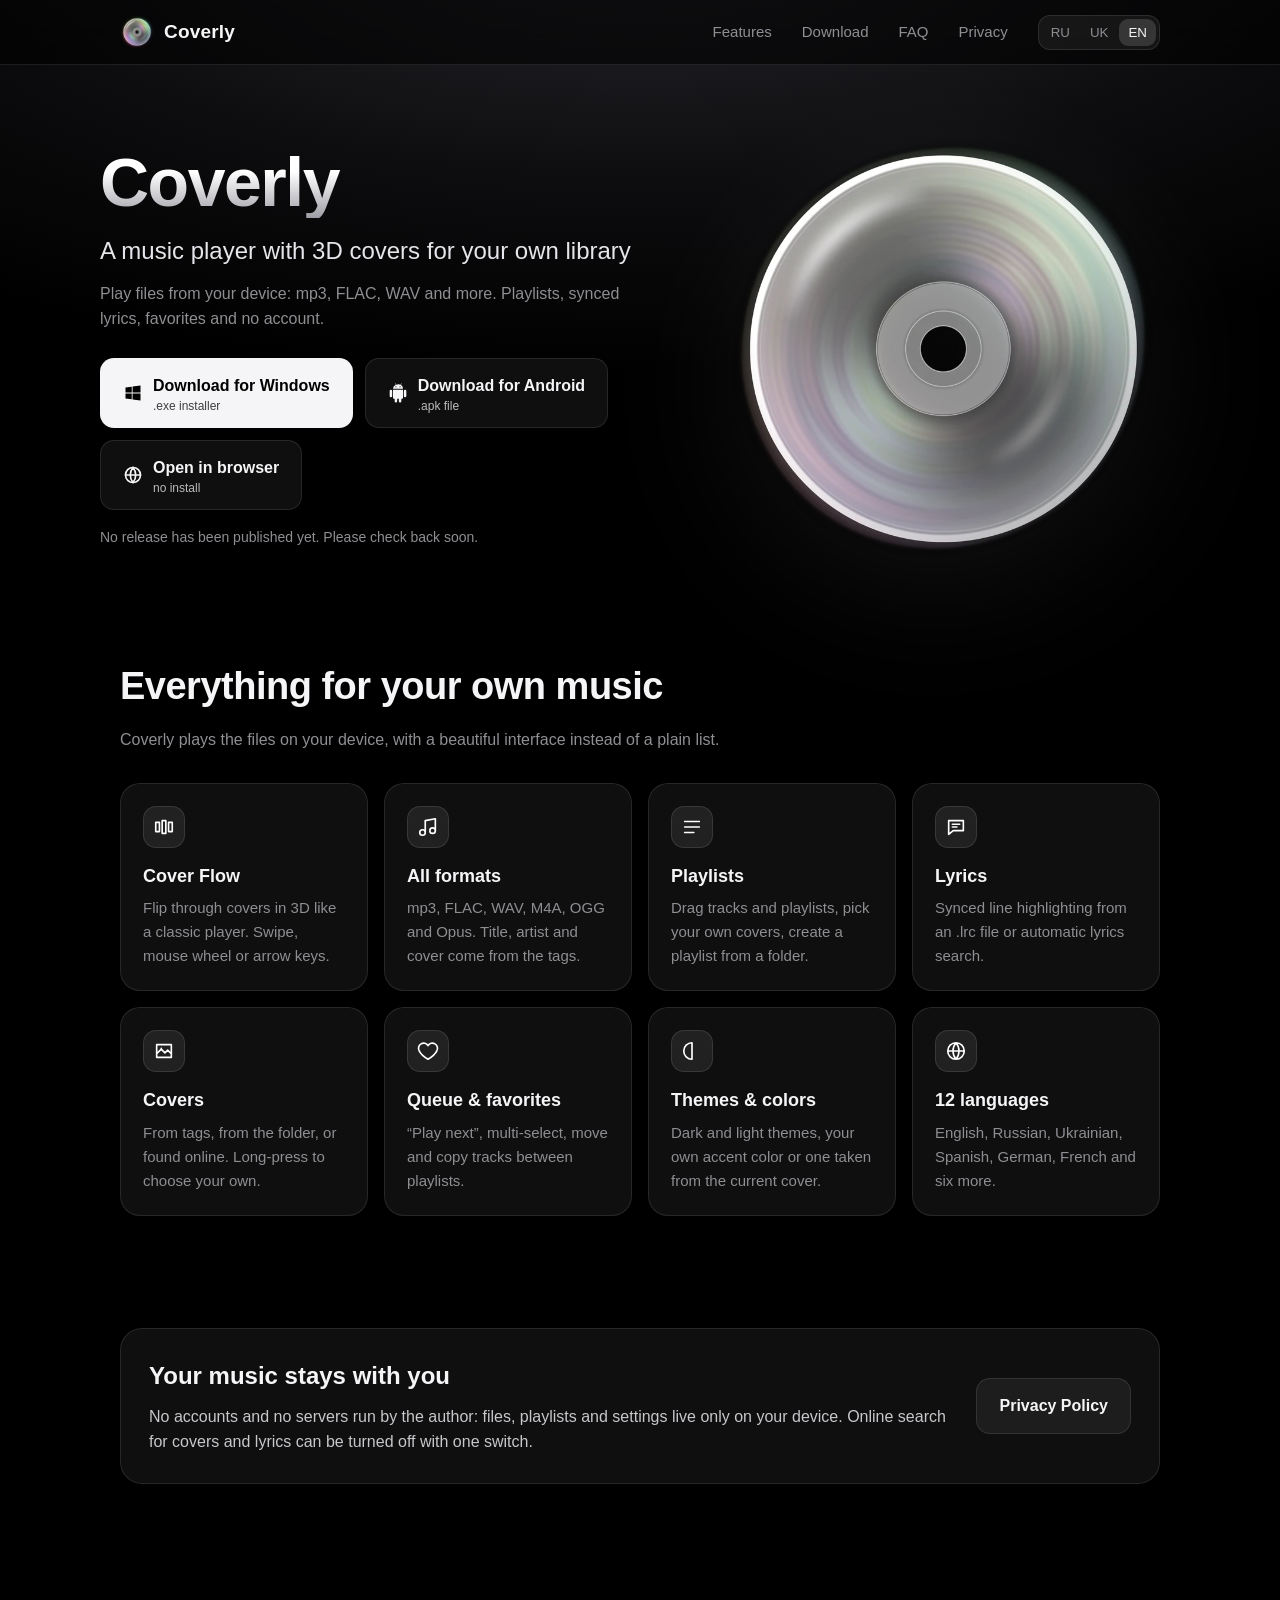
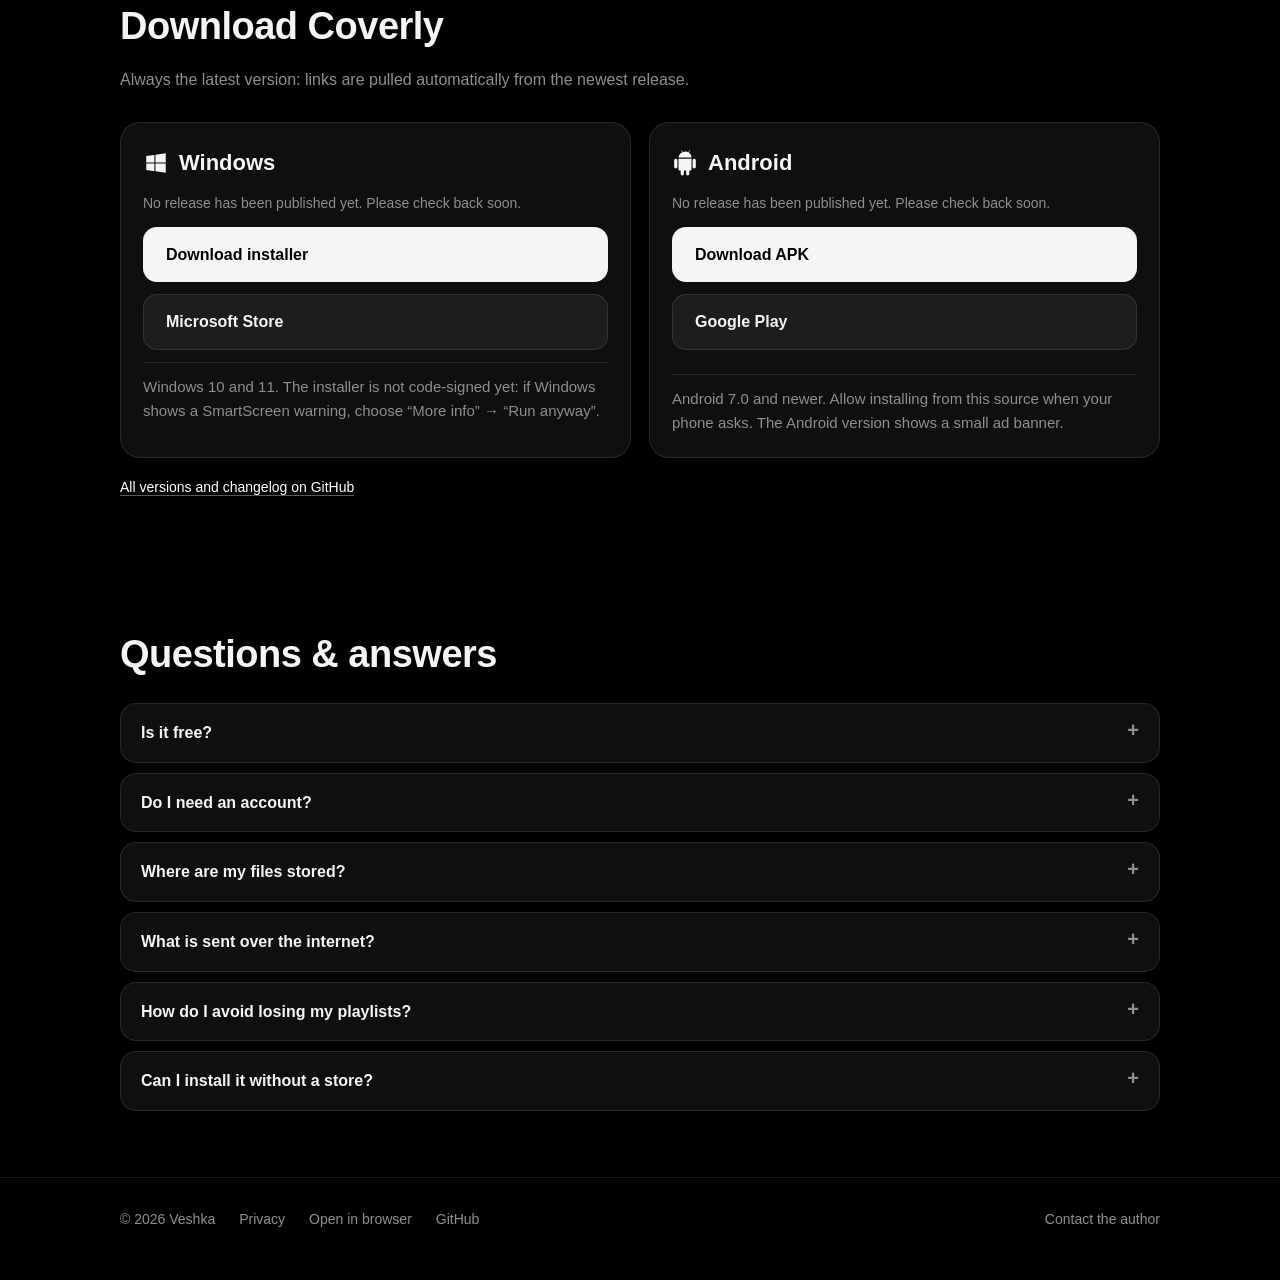
<file: index.html>
<!DOCTYPE html>
<html lang="en">
<head>
<meta charset="utf-8">
<meta name="viewport" content="width=device-width, initial-scale=1">
<title>Coverly</title>
<meta name="description" content="Coverly: a music player with 3D cover flow for your own music library. Windows, Android and web.">
<meta name="theme-color" content="#000000">
<meta property="og:title" content="Coverly">
<meta property="og:description" content="Music player with 3D covers: playlists, synced lyrics, favorites. Windows, Android, Web.">
<meta property="og:image" content="/assets/og.png">
<meta property="og:type" content="website">
<link rel="icon" href="/assets/favicon.png">
<link rel="apple-touch-icon" href="/assets/apple-touch-icon.png">
<link rel="stylesheet" href="/style.css">
</head>
<body>
<header class="top"><div class="wrap bar">
  <a class="logo" href="/"><img src="/assets/icon-192.png" alt="" width="34" height="34">Coverly</a>
  <nav class="main"><a href="#features" data-i="nav_features"></a><a href="#download" data-i="nav_download"></a><a href="#faq" data-i="nav_faq"></a><a href="/privacy.html" data-i="nav_privacy"></a></nav>
  <div class="lang" id="lang"></div>
</div></header>

<main>
<div class="wrap hero">
  <div>
    <h1>Coverly</h1>
    <p class="tag" data-i="hero_tag"></p>
    <p class="sub" data-i="hero_sub"></p>
    <div class="cta">
      <a class="btn primary" id="heroWin" href="#download"><svg width="20" height="20" viewBox="0 0 24 24" fill="currentColor"><path d="M3 5.5l7.5-1v7H3zM11.5 4.3L21 3v8.5h-9.5zM3 12.5h7.5v7L3 18.5zM11.5 12.5H21V21l-9.5-1.3z"/></svg><span><span data-i="btn_win"></span><small data-i="btn_win_s"></small></span></a>
      <a class="btn" id="heroAnd" href="#download"><svg width="20" height="20" viewBox="0 0 24 24" fill="currentColor"><path d="M6 18a1 1 0 001 1h1v3a1.5 1.5 0 003 0v-3h2v3a1.5 1.5 0 003 0v-3h1a1 1 0 001-1V8H6zM3.5 8A1.5 1.5 0 002 9.5v6a1.5 1.5 0 003 0v-6A1.5 1.5 0 003.5 8zm17 0A1.5 1.5 0 0019 9.5v6a1.5 1.5 0 003 0v-6A1.5 1.5 0 0020.5 8zM15.5 2.2l1.1-1.7-.4-.3-1.2 1.8a6 6 0 00-5 0L8.8.2l-.4.3 1.1 1.7A5.6 5.6 0 006 7h12a5.6 5.6 0 00-2.5-4.8zM9.5 5.2a.7.7 0 110-1.4.7.7 0 010 1.4zm5 0a.7.7 0 110-1.4.7.7 0 010 1.4z"/></svg><span><span data-i="btn_and"></span><small data-i="btn_and_s"></small></span></a>
      <a class="btn" href="/app/"><svg width="20" height="20" viewBox="0 0 24 24" fill="none" stroke="currentColor" stroke-width="2" stroke-linecap="round"><circle cx="12" cy="12" r="9"/><path d="M3 12h18M12 3a14 14 0 010 18M12 3a14 14 0 000 18"/></svg><span><span data-i="btn_web"></span><small data-i="btn_web_s"></small></span></a>
    </div>
    <div class="ver" id="heroVer"></div>
  </div>
  <div class="disc"><img src="/assets/disc.webp" alt="Coverly" width="440" height="440"></div>
</div>

<section id="features"><div class="wrap">
  <h2 data-i="feat_title"></h2><p class="lead" data-i="feat_lead"></p>
  <div class="grid" id="featGrid"></div>
</div></section>

<section><div class="wrap">
  <div class="privbox">
    <div><h2 data-i="priv_title"></h2><p data-i="priv_text"></p></div>
    <a class="btn" href="/privacy.html" data-i="priv_link"></a>
  </div>
</div></section>

<section id="download"><div class="wrap">
  <h2 data-i="dl_title"></h2><p class="lead" data-i="dl_lead"></p>
  <div class="dl">
    <div class="card">
      <h3><svg width="26" height="26" viewBox="0 0 24 24" fill="currentColor"><path d="M3 5.5l7.5-1v7H3zM11.5 4.3L21 3v8.5h-9.5zM3 12.5h7.5v7L3 18.5zM11.5 12.5H21V21l-9.5-1.3z"/></svg>Windows</h3>
      <div class="meta" id="winMeta"></div>
      <a class="btn primary" id="winBtn" href="#"><span data-i="dl_win_btn"></span></a>
      <a class="btn" id="storeBtn" href="#" hidden data-i="dl_store"></a>
      <p class="note" data-i="dl_win_note"></p>
    </div>
    <div class="card">
      <h3><svg width="26" height="26" viewBox="0 0 24 24" fill="currentColor"><path d="M6 18a1 1 0 001 1h1v3a1.5 1.5 0 003 0v-3h2v3a1.5 1.5 0 003 0v-3h1a1 1 0 001-1V8H6zM3.5 8A1.5 1.5 0 002 9.5v6a1.5 1.5 0 003 0v-6A1.5 1.5 0 003.5 8zm17 0A1.5 1.5 0 0019 9.5v6a1.5 1.5 0 003 0v-6A1.5 1.5 0 0020.5 8zM15.5 2.2l1.1-1.7-.4-.3-1.2 1.8a6 6 0 00-5 0L8.8.2l-.4.3 1.1 1.7A5.6 5.6 0 006 7h12a5.6 5.6 0 00-2.5-4.8z"/></svg>Android</h3>
      <div class="meta" id="andMeta"></div>
      <a class="btn primary" id="andBtn" href="#"><span data-i="dl_and_btn"></span></a>
      <a class="btn" id="playBtn" href="#" hidden data-i="dl_play"></a>
      <div class="alt" id="legacyRow"></div>
      <p class="note" data-i="dl_and_note"></p>
    </div>
  </div>
  <p class="alt" style="margin-top:18px" id="allLink"></p>
</div></section>

<section id="faq"><div class="wrap">
  <h2 data-i="faq_title"></h2><div style="margin-top:18px" id="faqList"></div>
</div></section>
</main>

<footer><div class="wrap">
  <span>© 2026 <span id="owner">Coverly</span></span>
  <a href="/privacy.html" data-i="nav_privacy"></a>
  <a href="/app/" data-i="btn_web"></a>
  <a id="ghLink" href="#" rel="noopener">GitHub</a>
  <span class="sp"></span>
  <a id="mailLink" href="#"></a>
</div></footer>
<script src="/config.js"></script>
<script src="/site.js"></script>
</body>
</html>
</file>
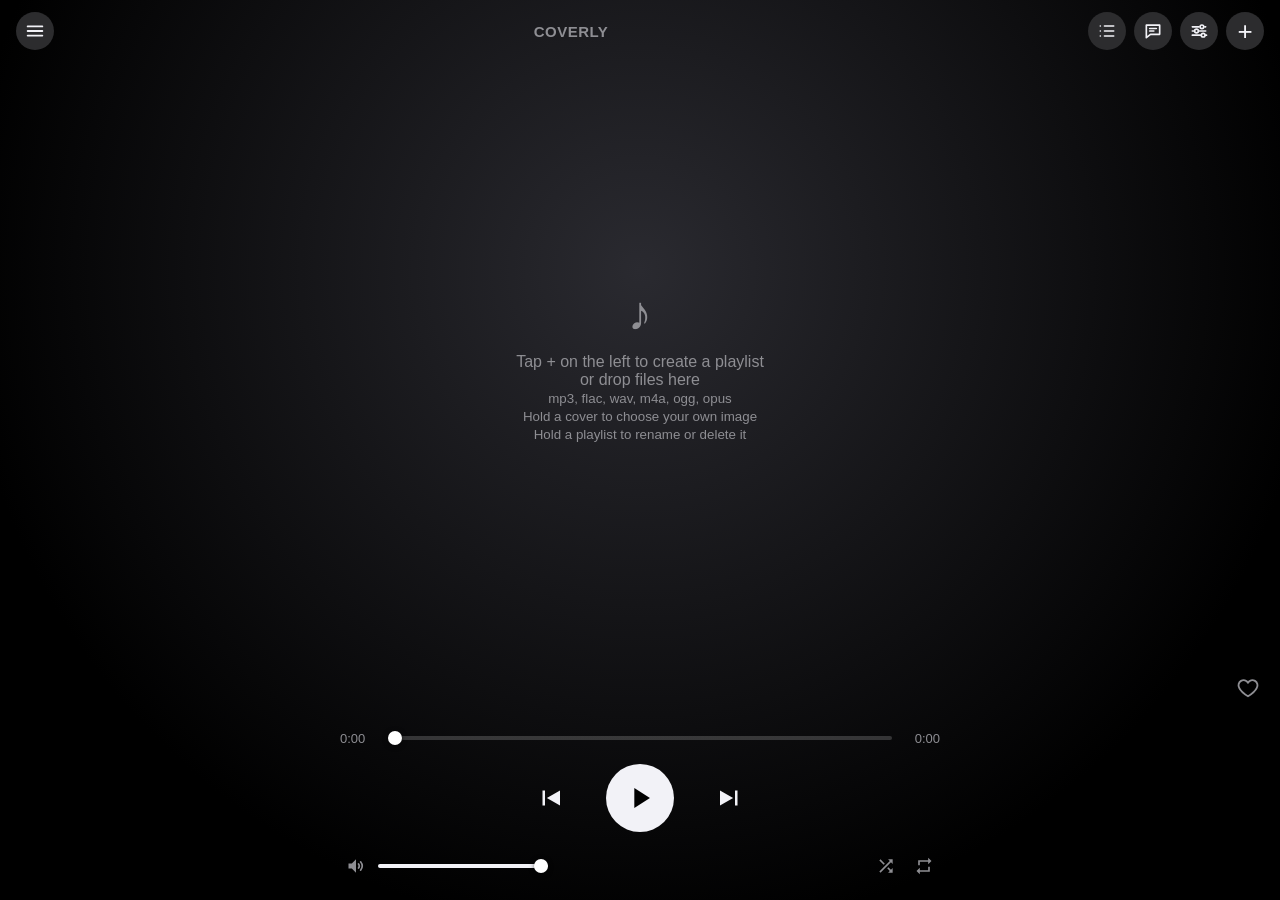
<file: app/index.html>
<!DOCTYPE html>
<html lang="ru">
<head>
<meta charset="utf-8">
<meta name="viewport" content="width=device-width, initial-scale=1, viewport-fit=cover">
<link rel="manifest" href="manifest.webmanifest">
<meta name="theme-color" content="#050507">
<link rel="apple-touch-icon" href="icon-192.png">
<meta name="mobile-web-app-capable" content="yes">
<meta name="apple-mobile-web-app-capable" content="yes">
<title>Coverly</title>
<style>
:root{color-scheme:dark;--s:min(46vw,36vh,300px);--fg:#f2f2f7;--dim:#8e8e93;--acc:#0a84ff;box-sizing:border-box;padding-top:env(safe-area-inset-top,0px);padding-bottom:env(safe-area-inset-bottom,0px)}
*{box-sizing:border-box;-webkit-tap-highlight-color:transparent}
html,body{height:100%;margin:0}
body{background:radial-gradient(ellipse at 50% 30%,var(--bg1,#2a2a30),var(--bg2,#000) 75%);color:var(--fg);font-family:-apple-system,"Segoe UI",Roboto,Helvetica,Arial,sans-serif;display:flex;flex-direction:column;overflow:hidden;user-select:none}
header{display:flex;justify-content:space-between;align-items:center;padding:12px 16px}
header b{font-size:15px;letter-spacing:.5px;color:var(--dim)}
.add{background:#2c2c2e;color:var(--fg);border:0;border-radius:50%;width:38px;height:38px;padding:0;font-size:26px;line-height:1;cursor:pointer;display:flex;align-items:center;justify-content:center}
.add:hover{background:#3a3a3c}
#stage{flex:1;position:relative;perspective:1000px;min-height:0;touch-action:pan-y;cursor:grab}
.c{position:absolute;will-change:transform;left:50%;top:44%;width:var(--s);height:var(--s);margin:calc(var(--s)/-2) 0 0 calc(var(--s)/-2);border-radius:4px;background-size:cover;background-position:center;transition:transform .45s cubic-bezier(.2,.8,.2,1),opacity .3s;-webkit-box-reflect:below 2px linear-gradient(transparent 65%,rgba(255,255,255,.28));display:flex;align-items:center;justify-content:center;font-size:calc(var(--s)*.4);color:rgba(255,255,255,.75);box-shadow:0 8px 24px rgba(0,0,0,.6)}
#empty{position:absolute;inset:0;display:flex;flex-direction:column;align-items:center;justify-content:center;gap:12px;color:var(--dim);text-align:center;padding:24px}
#empty.hide{display:none}
#info{text-align:center;padding:4px 16px;min-height:52px}
#t{font-size:18px;font-weight:600;white-space:nowrap;overflow:hidden;text-overflow:ellipsis}
#a{font-size:14px;color:var(--dim);margin-top:2px;white-space:nowrap;overflow:hidden;text-overflow:ellipsis}
.bar{display:flex;align-items:center;gap:10px;padding:6px 20px;max-width:640px;width:100%;margin:0 auto;font-size:12px;color:var(--dim);font-variant-numeric:tabular-nums}
input[type=range]{-webkit-appearance:none;appearance:none;flex:1;height:28px;margin:0;background:none;cursor:pointer;outline:0;--p:0%}
input[type=range]::-webkit-slider-runnable-track{height:4px;border-radius:2px;background:linear-gradient(to right,var(--fg) var(--p),#ffffff2e var(--p))}
input[type=range]::-moz-range-track{height:4px;border-radius:2px;background:#ffffff2e}
input[type=range]::-moz-range-progress{height:4px;border-radius:2px;background:var(--fg)}
input[type=range]::-webkit-slider-thumb{-webkit-appearance:none;width:14px;height:14px;margin-top:-5px;border-radius:50%;background:#fff;border:0;box-shadow:0 1px 5px rgba(0,0,0,.6);transition:transform .15s}
input[type=range]::-moz-range-thumb{width:14px;height:14px;border:0;border-radius:50%;background:#fff;box-shadow:0 1px 5px rgba(0,0,0,.6)}
input[type=range]:hover::-webkit-slider-thumb,input[type=range]:active::-webkit-slider-thumb{transform:scale(1.3)}
input[type=range]:focus-visible{outline:2px solid var(--acc);outline-offset:-4px;border-radius:6px}
.bar span{min-width:38px;font-size:13px}#dur{text-align:right}
.ctl{display:flex;justify-content:center;align-items:center;gap:28px;padding:6px 0 18px}
.ctl button{background:none;border:0;outline:0;color:var(--fg);cursor:pointer;width:56px;height:56px;border-radius:50%;display:flex;align-items:center;justify-content:center;padding:0;transition:transform .1s,background .15s}.ctl button:active{transform:scale(.92)}.ctl button:focus-visible{box-shadow:0 0 0 2px var(--acc)}.ctl svg{display:block}
.ctl button:hover{background:#ffffff14}
#pp{background:var(--fg);color:#000;width:68px;height:68px}
#pp:hover{background:#fff}
.volrow{display:flex;align-items:center;gap:6px;width:100%;max-width:240px;margin:0 auto;padding:0 20px 18px;box-sizing:content-box}
.volrow input{flex:1;min-width:0}
#rail{position:fixed;left:0;top:env(safe-area-inset-top,0px);bottom:env(safe-area-inset-bottom,0px);width:64px;display:flex;flex-direction:column;align-items:center;gap:8px;padding:10px 0;overflow-y:auto;scrollbar-width:none;background:#0b0b0d;z-index:50;transform:translateX(-100%);transition:transform .25s ease}
#rail.open{transform:none;box-shadow:4px 0 24px rgba(0,0,0,.6)}
#veil{position:fixed;inset:0;background:rgba(0,0,0,.45);opacity:0;pointer-events:none;transition:opacity .25s;z-index:40}
#veil.show{opacity:1;pointer-events:auto}
#rail::-webkit-scrollbar{display:none}
.pl{position:relative;flex:none;width:44px;height:44px;border:0;padding:0;border-radius:50%;background-size:cover;background-position:center;background-color:#2c2c2e;color:#fff;font-size:18px;font-weight:600;cursor:pointer;transition:border-radius .2s,background-color .2s;display:flex;align-items:center;justify-content:center;outline:0;touch-action:pan-y}
.pl:hover,.pl.act{border-radius:14px}
.pl.act::before,.pl:hover::before{content:'';position:absolute;left:-10px;top:50%;width:4px;height:10px;margin-top:-5px;border-radius:0 3px 3px 0;background:#fff}
.pl.act::before{height:22px;margin-top:-11px}
.pl.plus{background:#1e1e20;color:#30d158;font-size:26px;font-weight:400}
.pl.plus:hover{background:#30d158;color:#fff}
#dlg{position:fixed;inset:0;background:rgba(0,0,0,.6);display:none;align-items:center;justify-content:center;z-index:100}
#dlg.show{display:flex}
#dlg .box{background:#1c1c1e;border-radius:14px;padding:16px;width:min(86vw,320px);display:flex;flex-direction:column;gap:12px}
#dn{background:#2c2c2e;border:0;border-radius:8px;color:var(--fg);padding:10px 12px;font-size:16px;outline:0}
#dlg .row{display:flex;gap:8px;justify-content:flex-end}
#dlg .row button{border:0;border-radius:8px;padding:9px 14px;font-size:14px;cursor:pointer;background:#2c2c2e;color:var(--fg)}
#dok{background:var(--acc)!important}
#ddel{color:#ff453a!important;margin-right:auto}
#mute{background:none;border:0;outline:0;color:var(--dim);width:32px;height:32px;padding:0;border-radius:50%;cursor:pointer;display:flex;align-items:center;justify-content:center;flex:none;transition:color .15s}
#mute:hover{color:var(--fg)}
.hg{display:flex;gap:8px}.add svg{display:block}.add.on{background:var(--acc)}
@media(max-width:430px){header b{display:none}}
.pl.plus{order:999}
.pl.lift{transform:scale(1.15);box-shadow:0 6px 18px #000a;z-index:5;border-radius:14px}
.pnl{position:absolute;inset:0;z-index:200;display:none;overflow-y:auto;background:linear-gradient(#000c,#000e);scrollbar-width:thin;cursor:default}
.pnl.show{display:block}
#lyrics{text-align:center;padding:40vh 20px}
.ll{font-size:clamp(18px,4.6vw,26px);font-weight:700;color:#ffffff55;padding:8px 0;cursor:pointer;transition:color .25s,transform .25s}
.ll.on{color:#fff;transform:scale(1.06)}
.ll:hover{color:#ffffffaa}
.lyn{color:var(--dim);font-size:15px;padding:20px;margin-top:-30vh}
#tlist{display:flex;flex-direction:column;padding:10px 12px}
.tr{display:flex;align-items:center;gap:12px;padding:8px 6px;border-radius:10px;cursor:pointer;content-visibility:auto;contain-intrinsic-size:auto 56px}
.tr:hover{background:#ffffff10}.tr.cur{background:#0a84ff30}
.tr.drag{background:#3a3a3c;box-shadow:0 4px 16px #000a;position:relative;z-index:2}
.tri{width:40px;height:40px;border-radius:6px;background-size:cover;background-position:center;flex:none}
.trt{flex:1;min-width:0}
.trt div{white-space:nowrap;overflow:hidden;text-overflow:ellipsis;font-size:15px}
.trt div+div{font-size:12px;color:var(--dim);margin-top:2px}
.trh{width:40px;height:40px;display:flex;align-items:center;justify-content:center;color:var(--dim);touch-action:none;cursor:grab;flex:none}
/* боковое меню: «стеклянная» плавающая панель в стиле плеера */
#rail{left:10px;top:calc(env(safe-area-inset-top,0px) + 64px);bottom:auto;width:68px;max-height:max(180px,calc(100% - 220px));padding:10px 0;gap:10px;border-radius:22px;background:rgba(30,30,34,.78);-webkit-backdrop-filter:blur(22px) saturate(1.4);backdrop-filter:blur(22px) saturate(1.4);border:1px solid rgba(255,255,255,.08);box-shadow:0 14px 40px rgba(0,0,0,.55);transform:translateX(-14px) scale(.96);transform-origin:top left;opacity:0;pointer-events:none;transition:transform .22s cubic-bezier(.2,.8,.2,1),opacity .18s}
#rail.open{transform:none;opacity:1;pointer-events:auto;box-shadow:0 14px 40px rgba(0,0,0,.55)}
.pl{width:48px;height:48px;border-radius:14px;background-color:#ffffff14}
.pl:hover{border-radius:14px;filter:brightness(1.15)}
.pl.act{border-radius:14px;box-shadow:0 0 0 2px var(--acc)}
.pl.act::before,.pl:hover::before{display:none}
.pl.plus{background:transparent;border:1.5px dashed #ffffff40;color:var(--dim);font-size:24px}
.pl.plus:hover{background:#0a84ff26;border-color:var(--acc);color:var(--acc);filter:none}
#veil{background:rgba(0,0,0,.35)}
@property --acc{syntax:'<color>';inherits:true;initial-value:#0a84ff}
@property --bg1{syntax:'<color>';inherits:true;initial-value:#2a2a30}
:root{transition:--acc .8s,--bg1 .8s}
/* громкость слева, справа перемешивание и повтор */
.volrow{max-width:640px;box-sizing:border-box}
#vol{flex:none;width:min(46vw,170px)}
.sr{margin-left:auto;display:flex;gap:6px}
.mb{background:none;border:0;outline:0;color:var(--dim);width:32px;height:32px;padding:0;border-radius:50%;cursor:pointer;display:flex;align-items:center;justify-content:center;position:relative;flex:none;transition:color .15s}
.mb:hover{color:var(--fg)}.mb.on{color:var(--acc)}
#rep.one::after{content:'1';position:absolute;right:5px;top:3px;font-size:9px;font-weight:700}
/* избранное */
#info{position:relative;padding:4px 56px}
.favb{position:absolute;right:14px;top:4px;width:36px;height:36px;border:0;background:none;border-radius:50%;color:var(--dim);cursor:pointer;display:flex;align-items:center;justify-content:center;padding:0}
.favb svg{fill:none;display:block}.favb.on{color:#ff375f}.favb.on svg{fill:currentColor}
/* поиск по трекам, окно настроек */
#tsearch{position:sticky;top:0;z-index:3;display:block;width:calc(100% - 24px);margin:10px 12px 0;padding:10px 14px;border:0;border-radius:12px;background:#2c2c2e;color:var(--fg);font-size:15px;outline:0}
#tsearch,#dn{user-select:text;-webkit-user-select:text}
.pop{position:fixed;right:12px;top:calc(env(safe-area-inset-top,0px) + 64px);width:min(88vw,310px);padding:14px;border-radius:18px;background:rgba(30,30,34,.86);-webkit-backdrop-filter:blur(22px);backdrop-filter:blur(22px);border:1px solid #ffffff14;box-shadow:0 14px 40px #000a;z-index:60;display:none;flex-direction:column;gap:6px}
.pop.show{display:flex}
.pop h4{margin:8px 0 2px;font-size:12px;font-weight:600;color:var(--dim);letter-spacing:.4px}
.pop h4:first-child{margin-top:0}
.chips{display:flex;flex-wrap:wrap;gap:6px}
.chip{border:0;border-radius:14px;padding:6px 11px;background:#ffffff14;color:var(--fg);font-size:13px;cursor:pointer}
.chip.on{background:var(--acc)}
.pop small{color:var(--dim);font-size:11px}
.pop{max-height:calc(100% - 100px);overflow-y:auto}
.sw{width:26px;height:26px;border-radius:50%;border:0;padding:0;cursor:pointer;flex:none}
.sw.on{box-shadow:0 0 0 2px var(--bg2,#000),0 0 0 4px var(--fg)}
.sw.cust{position:relative;display:inline-block;overflow:hidden;background:conic-gradient(#f00,#ff0,#0f0,#0ff,#00f,#f0f,#f00)}
.sw.cust input{position:absolute;inset:0;width:100%;height:100%;opacity:0;cursor:pointer;padding:0;border:0}
#acc{align-items:center}
/* светлая тема */
:root[data-theme=light]{--fg:#1c1c1e;--dim:#6e6e73;--bg1:#ffffff;--bg2:#e6e6ec;color-scheme:light}
[data-theme=light] .add{background:#e3e3e8}
[data-theme=light] .add:hover{background:#d6d6dc}
[data-theme=light] .add.on{background:var(--acc);color:#fff}
[data-theme=light] .ctl button:hover{background:#00000010}
[data-theme=light] #pp{color:#fff}
[data-theme=light] #pp:hover{background:#3a3a3c}
[data-theme=light] input[type=range]::-webkit-slider-runnable-track{background:linear-gradient(to right,var(--fg) var(--p),#0000002a var(--p))}
[data-theme=light] input[type=range]::-moz-range-track{background:#0000002a}
[data-theme=light] #rail,[data-theme=light] .pop{background:rgba(255,255,255,.88);border-color:#00000014;box-shadow:0 14px 40px #00000030}
[data-theme=light] .pl{background-color:#00000012}
[data-theme=light] .pl.plus{border-color:#00000040}
[data-theme=light] #veil{background:rgba(0,0,0,.2)}
[data-theme=light] .chip{background:#00000010;color:var(--fg)}
[data-theme=light] .chip.on{background:var(--acc);color:#fff}
[data-theme=light] #dlg{background:rgba(0,0,0,.35)}
[data-theme=light] #dlg .box{background:#fff}
[data-theme=light] #dn,[data-theme=light] #tsearch{background:#ececf0;color:var(--fg)}
[data-theme=light] #dlg .row button{background:#ececf0;color:var(--fg)}
[data-theme=light] #dlg .row #dok{color:#fff}
[data-theme=light] .pnl{background:linear-gradient(#f4f4f8ee,#f4f4f8)}
[data-theme=light] .ll{color:#00000040}
[data-theme=light] .ll.on{color:var(--fg)}
[data-theme=light] .ll:hover{color:#00000099}
[data-theme=light] .tr:hover{background:#00000008}
[data-theme=light] .tr.drag{background:#e3e3e8}
[data-theme=light] .tr.cur{background:#0a84ff22}
[data-theme=light] .pl.plus:hover{background:#0a84ff26}
#stwrap{flex:1 1 0;position:relative;min-height:0;overflow:hidden;display:flex;flex-direction:column}
#stage{position:relative;inset:auto;flex:1 1 0;min-height:0}
.pnl{position:relative;inset:auto;flex:1 1 0;min-height:0;height:auto;z-index:auto;overscroll-behavior:contain}
#stwrap.pv #stage{display:none}
#stage{position:absolute;inset:0;flex:none}
.pnl{background:linear-gradient(#000e,#000f)}
/* выбор треков */
.chk{display:none;width:22px;height:22px;border-radius:50%;border:2px solid var(--dim);flex:none;align-items:center;justify-content:center;position:relative}
.selmode .chk{display:flex}.selmode .trh{display:none}
.tr.picked{background:#0a84ff26}.tr.picked .chk{background:var(--acc);border-color:var(--acc)}
.tr.picked .chk::after{content:'';width:5px;height:10px;border:solid #fff;border-width:0 2px 2px 0;transform:rotate(45deg) translate(-1px,-1px)}
#selbar{position:sticky;bottom:0;display:none;align-items:center;gap:2px;padding:8px 12px;background:rgba(30,30,34,.96);border-top:1px solid #ffffff14;z-index:3}
.selmode #selbar{display:flex}
#selbar .sp{flex:1}#selN{font-size:14px;margin-right:6px;white-space:nowrap}
#selbar button{width:40px;height:40px;border:0;background:none;color:var(--fg);border-radius:50%;cursor:pointer;display:flex;align-items:center;justify-content:center;padding:0}
#selbar button:hover{background:#ffffff14}#sDel.arm{color:#ff453a;background:#ff453a22}
#mvd{position:fixed;inset:0;background:rgba(0,0,0,.6);display:none;align-items:center;justify-content:center;z-index:100}
#mvd.show{display:flex}
#mvd .box{background:#1c1c1e;border-radius:14px;padding:16px;width:min(88vw,340px);display:flex;flex-direction:column;gap:10px}
#mvd h4{margin:0;font-size:15px}
#mvl{max-height:42vh;overflow-y:auto;display:flex;flex-direction:column;gap:6px}
.mvr{display:flex;align-items:center;gap:10px;padding:8px;border-radius:10px;background:#ffffff10;cursor:pointer}
.mvr:hover{background:#ffffff1c}
.mvt{width:34px;height:34px;border-radius:8px;background-size:cover;background-position:center;flex:none;display:flex;align-items:center;justify-content:center;color:#fff;font-weight:600}
.mvr span{flex:1;min-width:0;white-space:nowrap;overflow:hidden;text-overflow:ellipsis}
#mvd .row{display:flex;justify-content:flex-end}
#mvd .row button{border:0;border-radius:8px;padding:9px 14px;font-size:14px;cursor:pointer;background:#2c2c2e;color:var(--fg)}
#toast{position:fixed;left:50%;bottom:calc(env(safe-area-inset-bottom,0px) + 96px);transform:translateX(-50%);background:rgba(30,30,34,.94);color:#fff;padding:9px 16px;border-radius:18px;font-size:13px;z-index:120;opacity:0;pointer-events:none;transition:opacity .2s;max-width:86vw;text-align:center}
#toast.show{opacity:1}
[data-theme=light] #selbar{background:rgba(255,255,255,.96);border-color:#00000014}
[data-theme=light] #selbar button:hover{background:#00000010}
[data-theme=light] #mvd .box{background:#fff}
[data-theme=light] .mvr{background:#00000008}[data-theme=light] .mvr:hover{background:#00000012}
[data-theme=light] #mvd .row button{background:#ececf0;color:var(--fg)}
[data-theme=light] .tr.picked{background:#0a84ff22}
#rail{visibility:hidden;transition:transform .22s cubic-bezier(.2,.8,.2,1),opacity .18s,visibility 0s linear .22s}
#rail.open{visibility:visible;transition:transform .22s cubic-bezier(.2,.8,.2,1),opacity .18s,visibility 0s}
body{padding-bottom:var(--adh,0px)}
.c.miss{opacity:.45;filter:grayscale(1)}
.tr.miss{opacity:.55}
#pwa:empty{display:none}
</style>
</head>
<body>
<nav id="rail"></nav>
<div id="veil"></div>
<div id="dlg"><div class="box"><input id="dn" maxlength="40"><div class="row" style="justify-content:flex-start"><button id="dcov" data-i="cover">Выбрать обложку</button><button id="dres" data-i="reset">Сбросить</button></div><div class="row"><button id="ddel" data-i="del">Удалить</button><button id="dcancel" data-i="cancel">Отмена</button><button id="dok" data-i="ok">Готово</button></div></div></div>
<header><button class="add" id="menu" aria-label="Плейлисты" data-ia="a_pls"><svg viewBox="0 0 24 24" width="22" height="22" fill="none" stroke="currentColor" stroke-width="2" stroke-linecap="round"><path d="M4 7h16M4 12h16M4 17h16"/></svg></button><b>COVERLY</b><span class="hg"><button class="add" id="listBtn" aria-label="Список треков" data-ia="a_list"><svg viewBox="0 0 24 24" width="20" height="20" fill="none" stroke="currentColor" stroke-width="2" stroke-linecap="round"><path d="M9 6h11M9 12h11M9 18h11M4 6h.01M4 12h.01M4 18h.01"/></svg></button><button class="add" id="lyrBtn" aria-label="Текст песни" data-ia="a_lyr"><svg viewBox="0 0 24 24" width="20" height="20" fill="none" stroke="currentColor" stroke-width="2" stroke-linecap="round" stroke-linejoin="round"><path d="M4 5h16v11H9l-5 4zM8 9h8M8 12h5"/></svg></button><button class="add" id="setBtn" aria-label="Настройки" data-ia="a_set"><svg viewBox="0 0 24 24" width="20" height="20" fill="none" stroke="currentColor" stroke-width="2" stroke-linecap="round"><path d="M4 7h8M19 7h1M4 12h2M12 12h8M4 17h10M21 17h-1"/><circle cx="15.5" cy="7" r="2.2"/><circle cx="9" cy="12" r="2.2"/><circle cx="17" cy="17" r="2.2"/></svg></button><button class="add" id="addBtn" aria-label="Добавить музыку" data-ia="a_add">+</button></span></header>
<div id="stwrap"><div id="stage"><div id="empty"><div style="font-size:48px">♪</div><div><span data-i="e1"></span><br><span data-i="e2"></span><br><small>mp3, flac, wav, m4a, ogg, opus</small><br><small><span data-i="e3"></span><br><span data-i="e4"></span></small></div></div></div><div id="lyrics" class="pnl"></div><div id="tl" class="pnl"><input id="tsearch" placeholder="Поиск по трекам" data-ip="search" autocomplete="off"><div id="tlist"></div><div id="selbar"><span id="selN"></span><span class="sp"></span><button id="sQ" data-ia="q_next"><svg viewBox="0 0 24 24" width="20" height="20" fill="none" stroke="currentColor" stroke-width="2" stroke-linecap="round" stroke-linejoin="round"><path d="M4 6h10M4 12h10M4 18h6"/><path d="M16 14l5 3-5 3z" fill="currentColor"/></svg></button><button id="sMv" data-ia="mv"><svg viewBox="0 0 24 24" width="20" height="20" fill="none" stroke="currentColor" stroke-width="2" stroke-linecap="round" stroke-linejoin="round"><path d="M3 7a2 2 0 012-2h4l2 2h8a2 2 0 012 2v8a2 2 0 01-2 2H5a2 2 0 01-2-2z"/><path d="M9 13h6m-2-2l2 2-2 2"/></svg></button><button id="sDel" data-ia="del"><svg viewBox="0 0 24 24" width="20" height="20" fill="none" stroke="currentColor" stroke-width="2" stroke-linecap="round" stroke-linejoin="round"><path d="M4 7h16M10 11v6M14 11v6M6 7l1 12a2 2 0 002 2h6a2 2 0 002-2l1-12M9 7V4h6v3"/></svg></button><button id="sAll" data-ia="sel_all"><svg viewBox="0 0 24 24" width="20" height="20" fill="none" stroke="currentColor" stroke-width="2" stroke-linecap="round" stroke-linejoin="round"><path d="M4 12l5 5L20 6"/></svg></button><button id="sX" data-ia="cancel"><svg viewBox="0 0 24 24" width="20" height="20" fill="none" stroke="currentColor" stroke-width="2" stroke-linecap="round" stroke-linejoin="round"><path d="M6 6l12 12M18 6L6 18"/></svg></button></div></div></div>
<div id="info"><div id="t"></div><div id="a"></div><button class="favb" id="fav" aria-label="В избранное" data-ia="a_fav"><svg viewBox="0 0 24 24" width="22" height="22" stroke="currentColor" stroke-width="2" stroke-linejoin="round"><path d="M12 21s-7.5-4.6-9.6-9.2A5.4 5.4 0 0112 6.2a5.4 5.4 0 019.6 5.6C19.5 16.4 12 21 12 21z"/></svg></button></div>
<div class="bar"><span id="cur">0:00</span><input type="range" id="seek" min="0" max="1000" value="0"><span id="dur">0:00</span></div>
<div class="ctl"><button id="prev" aria-label="Назад" data-ia="a_prev"><svg viewBox="0 0 24 24" width="30" height="30" fill="currentColor"><path d="M6 6h2v12H6zM20 6v12L9.5 12z"/></svg></button><button id="pp" aria-label="Играть" data-ia="a_play"><svg viewBox="0 0 24 24" width="34" height="34" fill="currentColor"><path d="M8 5v14l11-7z"/></svg></button><button id="next" aria-label="Вперёд" data-ia="a_next"><svg viewBox="0 0 24 24" width="30" height="30" fill="currentColor"><path d="M16 6h2v12h-2zM4 6v12l10.5-6z"/></svg></button></div>
<div class="volrow" id="volrow"><button id="mute" aria-label="Звук" data-ia="a_mute"></button><input type="range" id="vol" min="0" max="100" value="100"><span class="sr"><button class="mb" id="shuf" aria-label="Перемешать" data-ia="a_shuf"><svg viewBox="0 0 24 24" width="20" height="20" fill="currentColor"><path d="M10.59 9.17L5.41 4 4 5.41l5.17 5.17 1.42-1.41zM14.5 4l2.04 2.04L4 18.59 5.41 20 17.96 7.46 20 9.5V4h-5.5zm.33 9.41l-1.41 1.41 3.13 3.13L14.5 20H20v-5.5l-2.04 2.04-3.13-3.13z"/></svg></button><button class="mb" id="rep" aria-label="Повтор" data-ia="a_rep"><svg viewBox="0 0 24 24" width="20" height="20" fill="currentColor"><path d="M7 7h10v3l4-4-4-4v3H5v6h2V7zm10 10H7v-3l-4 4 4 4v-3h12v-6h-2v4z"/></svg></button></span></div>
<input type="file" id="file" accept="audio/*,.mp3,.flac,.wav,.m4a,.aac,.ogg,.oga,.opus,.lrc" multiple hidden>
<input type="file" id="imgfile" accept="image/*" hidden>
<input type="file" id="plfile" accept="audio/*,.mp3,.flac,.wav,.m4a,.aac,.ogg,.oga,.opus,.lrc" multiple hidden>
<input type="file" id="plimg" accept="image/*" hidden>
<input type="file" id="dirfile" webkitdirectory multiple hidden>
<input type="file" id="bkfile" accept=".zip,application/zip" hidden>
<div id="mvd"><div class="box"><h4 data-i="mv_title">Choose a playlist</h4><div class="chips" id="mvm"></div><div id="mvl"></div><div class="row"><button id="mvc" data-i="cancel">Cancel</button></div></div></div>
<div id="toast"></div>
<div class="pop" id="set"><h4 data-i="h_speed">СКОРОСТЬ</h4><div class="chips" id="spd"></div><h4 data-i="h_sleep">ТАЙМЕР СНА</h4><div class="chips" id="slp"></div><small id="slInfo"></small><h4 data-i="h_eq">ЭКВАЛАЙЗЕР</h4><div class="chips" id="eqc"></div><small id="eqNote"></small><h4 data-i="h_fade">ПЛАВНЫЕ ПЕРЕХОДЫ</h4><div class="chips" id="fdc"></div><h4 data-i="h_online">ONLINE SEARCH</h4><div class="chips" id="onl"></div><h4 data-i="h_theme">THEME</h4><div class="chips" id="thm"></div><h4 data-i="h_accent">ACCENT COLOR</h4><div class="chips" id="acc"></div><h4 data-i="h_backup">BACKUP</h4><div class="chips" id="bk"></div><div class="chips" id="pwa"></div><h4 data-i="h_lang">LANGUAGE</h4><div class="chips" id="lng"></div></div>
<script src="ads-config.js"></script>
<script>
const $=id=>document.getElementById(id);
const stage=$('stage'),audio=new Audio();
let tracks=[],cur=0,seeking=false;
const blobOf=new Map();
{const c=URL.createObjectURL.bind(URL),r=URL.revokeObjectURL.bind(URL);
 URL.createObjectURL=b=>{const u=c(b);blobOf.set(u,b);return u};
 URL.revokeObjectURL=u=>{blobOf.delete(u);r(u)}}
const uid=()=>(window.crypto&&crypto.randomUUID?crypto.randomUUID():Date.now().toString(36)+Math.random().toString(36).slice(2));

function dec(b,enc){
  try{
    let l=enc===1?(b[0]===0xFE?'utf-16be':'utf-16le'):enc===2?'utf-16be':enc===3?'utf-8':'windows-1252';
    return new TextDecoder(l).decode(b).replace(/\0+$/,'').trim();
  }catch(e){return ''}
}
const baseTags=f=>({title:f.name.replace(/\.[^.]+$/,''),artist:'',pic:null});
const picURL=(b,m)=>URL.createObjectURL(new Blob([b],{type:m||'image/jpeg'}));
async function readTags(file){
  const n=file.name.toLowerCase();
  if(n.endsWith('.flac'))return readFlac(file);
  if(n.endsWith('.m4a')||n.endsWith('.mp4'))return readMp4(file);
  {
    const head=new Uint8Array(await file.slice(0,10).arrayBuffer());
    if(String.fromCharCode(head[0],head[1],head[2])!=='ID3')return baseTags(file);
    const size=((head[6]&127)<<21)|((head[7]&127)<<14)|((head[8]&127)<<7)|(head[9]&127);
    const buf=await file.slice(0,Math.min(size+10,16e6)).arrayBuffer();
    const f2={name:file.name,slice:()=>({arrayBuffer:()=>Promise.resolve(buf)})};
    const t=await readID3(f2);if(!t.pic)t.pic=await sniffPic(f2);return t;
  }
}
async function sniffPic(file){
  try{
    const u=new Uint8Array(await file.slice(0,4e6).arrayBuffer());
    if(String.fromCharCode(u[0],u[1],u[2])!=='ID3')return null;
    const end=Math.min(u.length,(((u[6]&127)<<21)|((u[7]&127)<<14)|((u[8]&127)<<7)|(u[9]&127))+10);
    for(let i=10;i<end-4;i++){
      if(u[i]===0xFF&&u[i+1]===0xD8&&u[i+2]===0xFF)return picURL(u.subarray(i,end),'image/jpeg');
      if(u[i]===0x89&&u[i+1]===0x50&&u[i+2]===0x4E&&u[i+3]===0x47)return picURL(u.subarray(i,end),'image/png');
    }
  }catch(e){}
  return null;
}
async function readFlac(file){
  const t=baseTags(file);
  try{
    const buf=await file.slice(0,8e6).arrayBuffer(),u=new Uint8Array(buf),v=new DataView(buf);
    if(String.fromCharCode(u[0],u[1],u[2],u[3])!=='fLaC')return t;
    let p=4,last=false;
    while(!last&&p+4<=buf.byteLength){
      last=!!(u[p]&128);const type=u[p]&127,len=(u[p+1]<<16)|(u[p+2]<<8)|u[p+3];p+=4;
      if(p+len>buf.byteLength)break;
      if(type===4){
        let q=p;q+=4+v.getUint32(q,true);const cnt=v.getUint32(q,true);q+=4;
        for(let i=0;i<cnt;i++){
          const l=v.getUint32(q,true);q+=4;const s=dec(u.subarray(q,q+l),3);q+=l;
          const k=s.indexOf('=');if(k<0)continue;
          const key=s.slice(0,k).toUpperCase(),val=s.slice(k+1);
          if(key==='TITLE'&&val)t.title=val;else if(key==='ARTIST'&&val)t.artist=val;
        }
      }else if(type===6&&!t.pic){
        let q=p+4;const ml=v.getUint32(q);q+=4;
        const mime=String.fromCharCode(...u.subarray(q,q+ml));q+=ml;
        const dl=v.getUint32(q);q+=4+dl+16;
        const pl=v.getUint32(q);q+=4;
        t.pic=picURL(u.subarray(q,q+pl),mime);
      }
      p+=len;
    }
  }catch(e){}
  return t;
}
async function readMp4(file){
  const t=baseTags(file);
  try{
    const buf=await file.slice(0,8e6).arrayBuffer(),u=new Uint8Array(buf),v=new DataView(buf);
    const tg=o=>String.fromCharCode(u[o],u[o+1],u[o+2],u[o+3]);
    const walk=(s,e)=>{
      let p=s;
      while(p+8<=e){
        let sz=v.getUint32(p),h=8;const name=tg(p+4);
        if(sz===1){sz=Number(v.getBigUint64(p+8));h=16}
        if(sz===0)sz=e-p;
        if(sz<h||p+sz>e)break;
        const b=p+h,end=p+sz;
        if(name==='moov'||name==='udta'||name==='ilst')walk(b,end);
        else if(name==='meta')walk(b+4,end);
        else if((name==='\u00a9nam'||name==='\u00a9ART'||name==='covr')&&tg(b+4)==='data'){
          const d=u.subarray(b+16,b+v.getUint32(b));
          if(name==='covr')t.pic=picURL(d,d[0]===0x89?'image/png':'image/jpeg');
          else if(name==='\u00a9nam')t.title=dec(d,3)||t.title;
          else t.artist=dec(d,3)||t.artist;
        }
        p=end;
      }
    };
    walk(0,buf.byteLength);
  }catch(e){}
  return t;
}
async function readID3(file){
  const t={title:file.name.replace(/\.[^.]+$/,''),artist:'',pic:null};
  try{
    const buf=await file.slice(0,4e6).arrayBuffer(),u=new Uint8Array(buf),v=new DataView(buf);
    if(String.fromCharCode(u[0],u[1],u[2])!=='ID3')return t;
    const ver=u[3],size=((u[6]&127)<<21)|((u[7]&127)<<14)|((u[8]&127)<<7)|(u[9]&127);
    let p=10;const end=Math.min(size+10,buf.byteLength-10);
    while(p<end){
      const id=String.fromCharCode(u[p],u[p+1],u[p+2],u[p+3]);
      if(!/^[A-Z0-9]{4}$/.test(id))break;
      const fs=ver===4?((u[p+4]&127)<<21)|((u[p+5]&127)<<14)|((u[p+6]&127)<<7)|(u[p+7]&127):v.getUint32(p+4);
      const b=p+10,e=b+fs;if(e>buf.byteLength)break;
      const enc=u[b];
      if(id==='TIT2'||id==='TPE1'){const s=dec(u.subarray(b+1,e),enc);if(s){if(id==='TIT2')t.title=s;else t.artist=s}}
      else if(id==='APIC'&&!t.pic){
        let q=b+1;while(q<e&&u[q])q++;
        const mime=String.fromCharCode(...u.subarray(b+1,q));q+=2;
        if(enc===1||enc===2){while(q<e-1&&!(u[q]===0&&u[q+1]===0))q++;q+=2}else{while(q<e&&u[q])q++;q++}
        if(q<e)t.pic=URL.createObjectURL(new Blob([u.subarray(q,e)],{type:mime.startsWith('image')?mime:'image/jpeg'}));
      }
      p=e;
    }
  }catch(e){}
  return t;
}
function hue(s){let h=0;for(const c of s)h=(h*31+c.charCodeAt(0))%360;return h}
function thumb(url){
  const b=blobOf.get(url);
  if(b&&window.createImageBitmap)return createImageBitmap(b).then(bm=>{
    const k=Math.min(1,420/Math.max(bm.width,bm.height));
    if(k===1){if(bm.close)bm.close();return url}
    const c=document.createElement('canvas');c.width=Math.round(bm.width*k);c.height=Math.round(bm.height*k);
    c.getContext('2d').drawImage(bm,0,0,c.width,c.height);if(bm.close)bm.close();
    return new Promise(r=>c.toBlob(bl=>r(bl?URL.createObjectURL(bl):url),'image/jpeg',.85));
  }).catch(()=>thumbImg(url));
  return thumbImg(url);
}
function thumbImg(url){return new Promise(r=>{const im=new Image();im.onload=()=>{const k=Math.min(1,420/Math.max(im.naturalWidth,im.naturalHeight));if(k===1){r(url);return}const c=document.createElement('canvas');c.width=Math.round(im.naturalWidth*k);c.height=Math.round(im.naturalHeight*k);c.getContext('2d').drawImage(im,0,0,c.width,c.height);c.toBlob(b=>r(b?URL.createObjectURL(b):url),'image/jpeg',.85)};im.onerror=()=>r(url);im.src=url})}
function setCover(t){
  const el=t.el;if(!el)return;
  if(t.pic){const src=t.pic;el.textContent='';thumb(src).then(u=>{if(t.pic===src)el.style.backgroundImage=`url("${u}")`})}
  else{const h=hue(t.title);el.style.backgroundImage=`linear-gradient(135deg,hsl(${h} 60% 45%),hsl(${(h+50)%360} 70% 22%))`;el.textContent='♪'}
}
let playlists=[],pi=-1;
const rail=$('rail');
function createPl(name){playlists.push({name:name||T('plName')+' '+(playlists.length+1),tracks:[],cur:0});switchPl(playlists.length-1)}
function switchPl(k){
  setRail(false);exitSel();queue.length=0;
  if(k===pi)return;
  if(pi>=0&&playlists[pi])playlists[pi].cur=cur;
  pi=k;const pl=playlists[k];
  stage.querySelectorAll('.c').forEach(e=>e.remove());
  pend=null;clearTimeout(selT);audio.pause();
  tracks=pl.tracks;cur=Math.min(pl.cur,Math.max(0,tracks.length-1));
  shown.clear();tracks.forEach(t=>{if(t.el){t.vis=false;t.el.style.display='none';stage.appendChild(t.el)}});
  $('empty').classList.toggle('hide',tracks.length>0);
  if(view==='tl')renderList();if(tracks.length)select(cur,false);else{audio.removeAttribute('src');$('t').textContent='';$('a').textContent='';if(view==='ly')renderLyrics()}
  updateRail();
}
function removePl(k){
  const was=k===pi;
  {const rm=playlists[k];if(!rm.fav){const ids=new Set(rm.tracks.map(t=>t.id));delTracks([...ids]);const fv=playlists.find(p=>p.fav);if(fv)fv.tracks.splice(0,fv.tracks.length,...fv.tracks.filter(t=>!ids.has(t.id)))}}
  playlists.splice(k,1);
  if(!playlists.length){pi=-1;tracks=[];cur=0;pend=null;clearTimeout(selT);stage.querySelectorAll('.c').forEach(e=>e.remove());audio.pause();audio.removeAttribute('src');$('t').textContent='';$('a').textContent='';$('empty').classList.remove('hide');updateRail();if(view==='tl')renderList();if(view==='ly')renderLyrics();return}
  if(was){pi=-1;switchPl(Math.min(k,playlists.length-1))}
  else{if(k<pi)pi--;updateRail()}
}
let railQ=0;
function updateRail(){if(!railQ)railQ=setTimeout(()=>{railQ=0;updateRailNow()},50)}
function updateRailNow(){
  rail.textContent='';
  playlists.forEach((pl,k)=>{
    const b=document.createElement('button');b.className='pl'+(k===pi?' act':'');b.title=pl.fav?T('favName'):pl.name;
    const src=pl.fav?null:pl.pic||(pl.tracks.find(t=>t.pic)||{}).pic;
    if(pl.fav){b.style.backgroundImage='linear-gradient(135deg,#ff375f,#8e2de2)';b.textContent='\u2665'}
    else if(src)b.style.backgroundImage=`url("${src}")`;
    else{const h=hue(pl.name);b.style.backgroundImage=`linear-gradient(135deg,hsl(${h} 60% 45%),hsl(${(h+50)%360} 70% 22%))`;b.textContent=(pl.name[0]||'♪').toUpperCase()}
    b._pl=pl;
    b.onpointerdown=e=>railDown(e,b);
    b.onclick=()=>{if(rdSup){rdSup=false;return}switchPl(playlists.indexOf(pl))};
    b.oncontextmenu=e=>{e.preventDefault();if(e.button===2)openDlg(playlists.indexOf(pl))};
    rail.appendChild(b);
  });
  const add=document.createElement('button');add.className='pl plus';add.textContent='+';add.title=T('newPl');
  add.onclick=()=>$('plfile').click();
  rail.appendChild(add);
  if(!(ANDROID||IOS)){
    const fb=document.createElement('button');fb.className='pl plus';fb.title=T('folderPl');
    fb.innerHTML='<svg viewBox="0 0 24 24" width="22" height="22" fill="none" stroke="currentColor" stroke-width="2" stroke-linejoin="round"><path d="M3 7a2 2 0 012-2h4l2 2h8a2 2 0 012 2v8a2 2 0 01-2 2H5a2 2 0 01-2-2z"/></svg>';
    fb.onclick=()=>$('dirfile').click();rail.appendChild(fb);
  }
  scheduleSave();
}
let editK=-1,delArm=false;
function openDlg(k){if(!playlists[k]||playlists[k].fav)return;editK=k;delArm=false;$('dres').style.display=playlists[k].pic?'':'none';$('dn').value=playlists[k].name;$('ddel').textContent=T('del');$('dlg').classList.add('show');setTimeout(()=>$('dn').focus(),50)}
function closeDlg(){$('dlg').classList.remove('show')}
$('dcancel').onclick=closeDlg;
$('dcov').onclick=()=>$('plimg').click();
$('dres').onclick=()=>{const p=playlists[editK];if(p){p.pic=null;updateRail();$('dres').style.display='none'}};
$('plimg').onchange=async e=>{const f=e.target.files[0],p=playlists[editK];e.target.value='';if(f&&p){p.pic=await thumb(URL.createObjectURL(f));updateRail();$('dres').style.display=''}};
$('dlg').onclick=e=>{if(e.target===$('dlg'))closeDlg()};
$('dok').onclick=()=>{const v=$('dn').value.trim();if(v&&editK>=0&&playlists[editK]){playlists[editK].name=v;updateRail()}closeDlg()};
$('dn').onkeydown=e=>{if(e.key==='Enter')$('dok').click();if(e.key==='Escape')closeDlg();e.stopPropagation()};
$('ddel').onclick=()=>{if(!delArm){delArm=true;$('ddel').textContent=T('delSure');return}removePl(editK);closeDlg()};
function mkEl(t){
    const el=document.createElement('div');el.className='c';if(t.missing)el.classList.add('miss');
    t.el=el;el.style.display='none';t.vis=false;
    let timer=null,sx0=0,sy0=0,held=false;
    const cancel=()=>{clearTimeout(timer);el.style.filter=''};
    el.addEventListener('pointerdown',e=>{held=false;sx0=e.clientX;sy0=e.clientY;clearTimeout(timer);timer=setTimeout(()=>{held=true;el.style.filter='brightness(1.3)';if(navigator.vibrate)navigator.vibrate(25)},500)});
    el.addEventListener('pointermove',e=>{if(Math.hypot(e.clientX-sx0,e.clientY-sy0)>10){cancel();held=false}});
    el.addEventListener('pointerup',()=>{cancel();if(held){artTarget=t;$('imgfile').click()}});
    el.addEventListener('pointercancel',cancel);el.addEventListener('pointerleave',cancel);
    el.addEventListener('contextmenu',e=>e.preventDefault());
    el.addEventListener('click',()=>{if(held){held=false;return}const ix=tracks.indexOf(t);if(ix===cur)toggle();else select(ix,true)});
  return el;
}
async function addFiles(list){
  const all=[...list];
  const files=all.filter(f=>f.type.startsWith('audio')||/\.(mp3|m4a|aac|wav|ogg|oga|opus|flac)$/i.test(f.name));
  const imgs=all.filter(f=>f.type.startsWith('image'));
  const lrcs={};all.filter(f=>/\.lrc$/i.test(f.name)).forEach(f=>lrcs[f.name.replace(/\.[^.]+$/,'').toLowerCase()]=f);
  const folderArt=imgs.find(f=>/cover|folder|front|album/i.test(f.name))||imgs[0];let faP=null;
  if(!files.length){if(Object.keys(lrcs).length&&tracks.length)attachLrc(lrcs);if(imgs.length&&tracks.length){const t=tracks[cur];t.pic=URL.createObjectURL(imgs[0]);setCover(t)}return}
  if(pi<0)createPl();const pl=playlists[pi],tr=pl.tracks,first=tr.length;
  let relinked=0;
  const prep=async f=>{
    const mt=findMissing(f);
    if(mt){mt.file=f;mt.url=URL.createObjectURL(f);mt.missing=false;mt.size=f.size;mt.fname=f.name;putTrack(mt);if(mt.el)mt.el.classList.remove('miss');relinked++;return null}
    const t=await readTags(f);t.url=URL.createObjectURL(f);t.base=f.name.replace(/\.[^.]+$/,'').toLowerCase();t.lrcFile=lrcs[t.base]||null;t.id=uid();t.file=f;
    if(t.pic){const o=t.pic;t.pic=await thumb(o);if(t.pic!==o)URL.revokeObjectURL(o)}
    else if(folderArt){faP=faP||thumb(URL.createObjectURL(folderArt));t.pic=await faP}
    return t;
  };
  for(let i=0;i<files.length;i+=4){
    const batch=(await Promise.all(files.slice(i,i+4).map(prep))).filter(Boolean);
    for(const t of batch){tr.push(t);putTrack(t)}
    if(tr===tracks){
      if(first===0&&tr.length===batch.length){$('empty').classList.add('hide');select(0,false)}else layout();
      updateRail();
    }
  }
  if(relinked)toast(T('t_relinked',{n:relinked}));
  if(tr===tracks){$('empty').classList.add('hide');layout();updateRail();if(view==='tl')renderList()}
}
const shown=new Set();
function layout(){
  const n=tracks.length,lo=Math.max(0,cur-5),hi=Math.min(n-1,cur+5),now=new Set();
  for(let i=lo;i<=hi;i++){
    const t=tracks[i],d=i-cur,a=Math.abs(d),sg=Math.sign(d);
    if(!t.el){mkEl(t);stage.appendChild(t.el)}
    const st=t.el.style;
    if(t.vis===false){st.display='';t.vis=true}
    if(!t.painted){t.painted=true;setCover(t);if(!t.pic)findCover(t)}
    st.webkitBoxReflect=a>2?'none':'';st.boxShadow=a>0?'none':'';
    st.transform=d===0?'translateX(0) translateZ(90px)':`translateX(${sg*(62+(a-1)*24)}%) translateZ(-70px) rotateY(${-sg*62}deg)`;
    st.zIndex=100-a;
    now.add(t);
  }
  shown.forEach(t=>{if(!now.has(t)&&t.el&&t.vis!==false){t.el.style.display='none';t.vis=false}});
  shown.clear();now.forEach(t=>shown.add(t));
}
function select(i,play){
  if(!tracks.length)return;
  cur=Math.max(0,Math.min(tracks.length-1,i));layout();
  const t=tracks[cur];
  $('t').textContent=t.title;$('a').textContent=t.artist||' ';
  if(t.missing){pend=null;clearTimeout(selT);audio.pause();audio.removeAttribute('src');toast(T('t_missing'))}else loadTrack(t,play);
  applyTrackUI(t);findCover(t,true);scheduleSave();if(view==='tl')markList();else if(view==='ly')renderLyrics();
  if('mediaSession' in navigator){
    navigator.mediaSession.metadata=new MediaMetadata({title:t.title,artist:t.artist,artwork:t.pic?[{src:t.pic}]:[]});
  }
  }
let pend=null,selT=0;
function flush(){if(!pend)return;clearTimeout(selT);const[t,p]=pend;pend=null;audio.src=t.url;if(resumeTo){if(resumeTo.id===t.id&&resumeTo.pos>1){const rp=resumeTo.pos;audio.addEventListener('loadedmetadata',()=>{try{if(!isFinite(audio.duration)||rp<audio.duration-2)audio.currentTime=rp}catch(e){}},{once:true})}resumeTo=null}if(p)audio.play().catch(()=>{})}
function loadTrack(t,play){pend=[t,play];clearTimeout(selT);selT=setTimeout(flush,200)}
function toggle(){if(!tracks.length)return;if(tracks[cur]&&tracks[cur].missing){toast(T('t_missing'));return}if(pend){pend[1]=true;flush();return}audio.paused?audio.play().catch(()=>{}):audio.pause()}
const step=n=>{if(!tracks.length)return;if(n>0&&queue.length){const qt=queue.shift(),qi=tracks.indexOf(qt);if(qi>=0){select(qi,true);return}}let i=(cur+n+tracks.length)%tracks.length;if(shuf&&n>0&&tracks.length>1){do{i=Math.floor(Math.random()*tracks.length)}while(i===cur)}select(i,true)};
const fmt=s=>isFinite(s)?Math.floor(s/60)+':'+String(Math.floor(s%60)).padStart(2,'0'):'0:00';

// ---- вид: Cover Flow / текст / список ----
let view='cf';
const tl=$('tl'),tlist=$('tlist'),lyBox=$('lyrics');
function setView(v){
  if(view==='tl')exitSel();
  view=view===v?'cf':v;$('stwrap').classList.toggle('pv',view!=='cf');ensureLoop();
  lyBox.classList.toggle('show',view==='ly');tl.classList.toggle('show',view==='tl');
  $('lyrBtn').classList.toggle('on',view==='ly');$('listBtn').classList.toggle('on',view==='tl');
  if(view==='ly')renderLyrics();
  if(view==='tl'){renderList();const r=tlist.children[cur];if(r)r.scrollIntoView({block:'center'})}
}
$('lyrBtn').onclick=()=>setView('ly');$('listBtn').onclick=()=>setView('tl');
['lyrics','tl'].forEach(id=>{const el=$(id);el.addEventListener('pointerdown',e=>e.stopPropagation());el.addEventListener('wheel',e=>e.stopPropagation(),{passive:true})});

// ---- тексты .lrc ----
async function readText(f){const b=await f.arrayBuffer();try{return new TextDecoder('utf-8',{fatal:true}).decode(b)}catch(e){return new TextDecoder('windows-1251').decode(b)}}
function parseLrc(txt){
  const out=[];
  for(const line of txt.split(/\r?\n/)){
    const m=[...line.matchAll(/\[(\d+):(\d+(?:[.:]\d+)?)\]/g)];
    if(!m.length)continue;
    const s=line.replace(/\[[^\]]*\]/g,'').trim();
    for(const x of m)out.push({t:+x[1]*60+parseFloat(x[2].replace(':','.')),s});
  }
  return out.sort((a,b)=>a.t-b.t);
}
let lyData=null,lyEls=[],lyIdx=-1,lyTok=0;
function attachLrc(m){
  const keys=Object.keys(m);let any=false;
  for(const k of keys){const t=tracks.find(x=>x.base===k);if(t){t.lrcFile=m[k];t.lrcP=null;any=true}}
  if(!any&&keys.length===1&&tracks[cur]){const t=tracks[cur];t.lrcFile=m[keys[0]];t.lrcP=null}
  if(view==='ly')renderLyrics();
}
async function renderLyrics(){
  const my=++lyTok,t=tracks[cur];
  lyBox.textContent='';lyData=null;lyEls=[];lyIdx=-1;
  const note=s=>{const d=document.createElement('div');d.className='lyn';d.textContent=s;lyBox.appendChild(d)};
  if(!t){note(T('noTrack'));return}
  t.lrcP=t.lrcP||(t.lrcFile?readText(t.lrcFile).then(parseLrc).catch(()=>null):Promise.resolve(null));
  let lrc=await t.lrcP;
  if(my!==lyTok||view!=='ly')return;
  if((!lrc||!lrc.length)&&!t.lrcFile){
    if(!t.lrcText)note(T('findLyr'));
    const txt=t.lrcText||await findLyrics(t);
    if(my!==lyTok||view!=='ly')return;
    lyBox.textContent='';
    if(txt)lrc=parseLrc(txt);
  }
  if(!lrc||!lrc.length){note(T('noLyr'));return}
  lyData=lrc;
  const fr=document.createDocumentFragment();
  lrc.forEach(l=>{const d=document.createElement('div');d.className='ll';d.textContent=l.s||'♪';d.onclick=()=>{audio.currentTime=l.t};fr.appendChild(d);lyEls.push(d)});
  lyBox.appendChild(fr);
  syncLyrics(true);
}
function syncLyrics(jump){
  if(view!=='ly'||!lyData)return;
  const ct=audio.currentTime+.12;let k=lyIdx;
  while(k+1<lyData.length&&lyData[k+1].t<=ct)k++;
  while(k>=0&&lyData[k].t>ct)k--;
  if(k===lyIdx&&!jump)return;
  if(lyIdx>=0&&lyEls[lyIdx])lyEls[lyIdx].classList.remove('on');
  lyIdx=k;const el=lyEls[k];if(!el)return;
  el.classList.add('on');
  lyBox.scrollTo({top:el.offsetTop-lyBox.clientHeight/2+el.offsetHeight/2,behavior:jump?'auto':'smooth'});
}

// ---- список треков + перетаскивание ----
const GRIP='<svg viewBox="0 0 24 24" width="20" height="20" fill="currentColor"><path d="M4 9h16v2H4zM4 13h16v2H4z"/></svg>';
function renderList(){
  tlist.textContent='';
  const fr=document.createDocumentFragment();
  tracks.forEach((t,i)=>{
    const r=document.createElement('div');r.className='tr'+(i===cur?' cur':'')+(t.missing?' miss':'');r._t=t;
    const im=document.createElement('div');im.className='tri';
    if(t.pic)im.style.backgroundImage=`url("${t.pic}")`;
    else{const h=hue(t.title);im.style.backgroundImage=`linear-gradient(135deg,hsl(${h} 60% 45%),hsl(${(h+50)%360} 70% 22%))`}
    const tx=document.createElement('div');tx.className='trt';
    const a=document.createElement('div'),b=document.createElement('div');a.textContent=t.title;b.textContent=t.artist||'';tx.append(a,b);
    const h=document.createElement('div');h.className='trh';h.innerHTML=GRIP;
    h.onpointerdown=e=>{e.preventDefault();e.stopPropagation();td={row:r,idx:-1,sy:0};r.classList.add('drag');ensureLoop()};
    h.onclick=e=>e.stopPropagation();
    if(sel&&sel.has(t))r.classList.add('picked');
    let tm=0,x0=0,y0=0,lp=false;
    r.onpointerdown=e=>{if(e.target.closest('.trh'))return;lp=false;x0=e.clientX;y0=e.clientY;clearTimeout(tm);tm=setTimeout(()=>{lp=true;if(navigator.vibrate)navigator.vibrate(25);enterSel(t)},500)};
    r.onpointermove=e=>{if(Math.hypot(e.clientX-x0,e.clientY-y0)>8)clearTimeout(tm)};
    r.onpointerup=r.onpointerleave=r.onpointercancel=()=>clearTimeout(tm);
    r.oncontextmenu=e=>{e.preventDefault();clearTimeout(tm);lp=true;enterSel(t)};
    r.onclick=()=>{if(lp){lp=false;return}if(sel)toggleSel(t,r);else select(tracks.indexOf(t),true)};
    const ck=document.createElement('div');ck.className='chk';
    r.append(ck,im,tx,h);fr.appendChild(r);
  });
  tlist.appendChild(fr);
}
function markList(){[...tlist.children].forEach((r,i)=>r.classList.toggle('cur',i===cur))}
const byOrder=(a,b)=>(+a.style.order||0)-(+b.style.order||0);
let td=null,rd=null,rdSup=false;
function railDown(e,b){
  rdSup=false;
  rd={b,x0:e.clientX,y0:e.clientY,lp:false,dragged:false};
  rd.tm=setTimeout(()=>{if(!rd)return;rd.lp=true;b.classList.add('lift');if(navigator.vibrate)navigator.vibrate(25)},500);
}
function railItems(){return [...rail.querySelectorAll('.pl:not(.plus)')].sort(byOrder)}
function dragMove(e){
  if(td){
    const b=td.row,others=[...tlist.children].sort(byOrder).filter(x=>x!==b);
    let idx=0;for(const r of others){const q=r.getBoundingClientRect();if(e.clientY>q.top+q.height/2)idx++;else break}
    if(idx!==td.idx){td.idx=idx;others.splice(idx,0,b);others.forEach((r,i)=>r.style.order=i)}
    const pr=tl.getBoundingClientRect();td.sy=e.clientY<pr.top+50?-10:e.clientY>pr.bottom-50?10:0;
  }
  if(rd){
    const dy=e.clientY-rd.y0;
    if(!rd.lp){if(Math.hypot(e.clientX-rd.x0,dy)>8){clearTimeout(rd.tm);rd=null}return}
    if(!rd.dragged&&Math.abs(dy)<6)return;
    rd.dragged=true;
    const b=rd.b,others=railItems().filter(x=>x!==b);
    let idx=0;for(const it of others){const q=it.getBoundingClientRect();if(e.clientY>q.top+q.height/2)idx++;else break}
    others.splice(idx,0,b);others.forEach((it,i)=>it.style.order=i);
  }
}
function dragEnd(){
  if(td){
    const row=td.row;row.classList.remove('drag');td=null;
    const order=[...tlist.children].sort(byOrder).map(r=>r._t);
    if(order.some((t,i)=>t!==tracks[i])){
      const ct=tracks[cur];tracks.splice(0,tracks.length,...order);cur=Math.max(0,tracks.indexOf(ct));
      layout();updateRail();
    }
    renderList();
  }
  if(rd){
    clearTimeout(rd.tm);
    const {b,lp,dragged}=rd;rd=null;b.classList.remove('lift');
    if(lp){
      rdSup=true;
      if(dragged){
        const act=playlists[pi],order=railItems().map(x=>x._pl);
        playlists.splice(0,playlists.length,...order);{const f=playlists.findIndex(p=>p.fav);if(f>0)playlists.unshift(...playlists.splice(f,1))}pi=playlists.indexOf(act);updateRail();
      }else openDlg(playlists.indexOf(b._pl));
    }
  }
}
addEventListener('pointermove',dragMove);
addEventListener('pointerup',dragEnd);
addEventListener('pointercancel',dragEnd);
rail.addEventListener('touchmove',e=>{if(rd&&rd.lp&&e.cancelable)e.preventDefault()},{passive:false});

// ---- аудио (эквалайзер) ----
const IOS=/iP(hone|ad|od)/.test(navigator.userAgent)||(navigator.platform==='MacIntel'&&navigator.maxTouchPoints>1);
let actx=null,fake=IOS||!(window.AudioContext||window.webkitAudioContext);
function initAudio(){
  if(actx||fake)return;
  try{
    const C=window.AudioContext||window.webkitAudioContext;actx=new C();
    const src=actx.createMediaElementSource(audio);
    const lo=actx.createBiquadFilter();lo.type='lowshelf';lo.frequency.value=120;
    const mid=actx.createBiquadFilter();mid.type='peaking';mid.frequency.value=2500;mid.Q.value=1;
    const hi=actx.createBiquadFilter();hi.type='highshelf';hi.frequency.value=8000;
    eqNodes=[lo,mid,hi];src.connect(lo);lo.connect(mid);mid.connect(hi);hi.connect(actx.destination);applyEq();
  }catch(e){fake=true;actx=null}
}
function loop(){
  syncLyrics();
  if(td&&td.sy)tl.scrollTop+=td.sy;
  const playing=!audio.paused&&!audio.ended;
  if(playing&&fadeOn&&audio.duration){
    const rem=audio.duration-audio.currentTime,el=audio.currentTime;
    const m=Math.max(0,Math.min(1,rem/3,el/1.2+.02));
    if(Math.abs(m-curMult)>.01){curMult=m;applyVol(m)}
  }else if(curMult!==1){curMult=1;applyVol(1)}
  if((playing&&fadeOn)||view==='ly'||td||curMult!==1)requestAnimationFrame(loop);else loopOn=false;
}
let loopOn=false;
function ensureLoop(){if(!loopOn){loopOn=true;requestAnimationFrame(loop)}}
ensureLoop();

// ---- поиск обложек в интернете (iTunes Search) ----
const covQ=[],covCache=new Map();let covBusy=false;
function cleanQuery(t){
  let s=t.title.replace(/\([^)]*\)|\[[^\]]*\]/g,' ').replace(/^\d{1,3}[\s.\-_]+/,'').replace(/_+/g,' ');
  s=s.replace(/\s+-\s+(remaster(ed)?|official|lyrics?|live|single|radio|explicit).*$/i,'').replace(/\s+/g,' ').trim();
  return (s.includes(' - ')||!t.artist?s:t.artist+' '+s).trim();
}
async function lookupCover(t){
  const q=cleanQuery(t);if(q.length<3)return null;
  if(covCache.has(q))return covCache.get(q);
  const r=await fetch('https://itunes.apple.com/search?media=music&entity=song&limit=5&term='+encodeURIComponent(q));
  if(!r.ok)return null;
  const j=await r.json();
  const words=q.toLowerCase().split(/[^\p{L}\p{N}]+/u).filter(w=>w.length>=3);
  let url=null;
  if(words.length)for(const x of j.results||[]){
    const hay=((x.artistName||'')+' '+(x.trackName||'')).toLowerCase();
    const hit=words.filter(w=>hay.includes(w)).length;
    if(hit>=Math.max(1,Math.ceil(words.length*.6))&&x.artworkUrl100){url=x.artworkUrl100.replace(/\/\d+x\d+bb\./,'/400x400bb.');break}
  }
  covCache.set(q,url);return url;
}
function findCover(t,front){
  if(!onlineOn||!t||t.pic||t.coverTried)return;
  const i=covQ.indexOf(t);
  if(i>=0){if(front&&i>0){covQ.splice(i,1);covQ.unshift(t)}return}
  front?covQ.unshift(t):covQ.push(t);
  if(!covBusy)runCov();
}
async function runCov(){
  covBusy=true;
  while(covQ.length){
    const t=covQ.shift();
    if(t.pic||t.coverTried)continue;
    t.coverTried=true;
    try{
      const u=await lookupCover(t);
      if(u&&!t.pic){
        t.pic=u;saveMeta(t);if(t.el)setCover(t);if(tracks[cur]===t)applyTrackUI(t);
        if(tracks[cur]===t&&'mediaSession' in navigator)navigator.mediaSession.metadata=new MediaMetadata({title:t.title,artist:t.artist,artwork:[{src:u}]});
        updateRail();
        const row=[...tlist.children].find(r=>r._t===t);if(row){const im=row.querySelector('.tri');if(im)im.style.backgroundImage=`url("${u}")`}
      }
    }catch(e){}
    await new Promise(r=>setTimeout(r,2500));
  }
  covBusy=false;
}

// ================= хранилище (IndexedDB) =================
const ANDROID=/Android/i.test(navigator.userAgent);
const NATIVE=!!(window.Capacitor&&Capacitor.isNativePlatform&&Capacitor.isNativePlatform());
let ready=false,saveT=0,saveQ=Promise.resolve(),resumeTo=null,lastPosSave=0;
const idbP=new Promise((res,rej)=>{
  try{
    const r=indexedDB.open('cfplayer',1);
    r.onupgradeneeded=()=>{const d=r.result;d.createObjectStore('files',{keyPath:'id'});d.createObjectStore('tracks',{keyPath:'id'});d.createObjectStore('kv')};
    r.onsuccess=()=>res(r.result);r.onerror=()=>rej(r.error);
  }catch(e){rej(e)}
});
idbP.catch(()=>{});
function idb(store,mode,fn){
  return idbP.then(db=>new Promise((res,rej)=>{
    const t=db.transaction(store,mode),st=t.objectStore(store),r=fn(st);
    t.oncomplete=()=>res(r&&r.result);t.onerror=()=>rej(t.error);t.onabort=()=>rej(t.error);
  }));
}
const sq=f=>{saveQ=saveQ.then(f).catch(()=>{})};
const metaOf=t=>({id:t.id,title:t.title,artist:t.artist,base:t.base,size:t.file?t.file.size:(t.size||0),fname:t.file?t.file.name:(t.fname||''),pic:(t.pic&&blobOf.get(t.pic))||null,picUrl:(t.pic&&/^https?:/.test(t.pic))?t.pic:null,lrc:t.lrcFile||null,lrcText:t.lrcText||null,fav:!!t.fav});
function putTrack(t){sq(()=>idb('files','readwrite',s=>s.put({id:t.id,file:t.file})));saveMeta(t)}
function saveMeta(t){if(t&&t.id)sq(()=>idb('tracks','readwrite',s=>s.put(metaOf(t))))}
function delTracks(ids){sq(()=>idb('files','readwrite',s=>{ids.forEach(i=>s.delete(i))}));sq(()=>idb('tracks','readwrite',s=>{ids.forEach(i=>s.delete(i))}))}
function scheduleSave(){if(!ready)return;clearTimeout(saveT);saveT=setTimeout(saveState,700)}
function saveState(){
  if(pi>=0&&playlists[pi])playlists[pi].cur=cur;
  const pt=pend?pend[0]:tracks[cur],pos=resumeTo?resumeTo.pos:(pend?0:(audio.currentTime||0)),posId=resumeTo?resumeTo.id:(pt&&pt.id);
  const st={pos,posId,pi,shuf,rep,fade:fadeOn,eq:eqName,vol:+$('vol').value,pls:playlists.map(p=>({name:p.name,fav:!!p.fav,ids:p.tracks.map(t=>t.id),cur:p.cur||0,pic:(p.pic&&blobOf.get(p.pic))||null}))};
  sq(()=>idb('kv','readwrite',s=>s.put(st,'state')));
}
async function restore(){
  try{
    const [st,metas,files]=await Promise.all([idb('kv','readonly',s=>s.get('state')),idb('tracks','readonly',s=>s.getAll()),idb('files','readonly',s=>s.getAll())]);
    if(!st)return;
    const fm=new Map(files.map(f=>[f.id,f.file])),mm=new Map(metas.map(m=>[m.id,m])),tm=new Map();
    const mk=id=>{
      if(tm.has(id))return tm.get(id);
      const m=mm.get(id),f=fm.get(id);if(!m)return null;
      const t={id,title:m.title,artist:m.artist,base:m.base,file:f||null,url:f?URL.createObjectURL(f):null,missing:!f,size:m.size||0,fname:m.fname||'',pic:m.pic?URL.createObjectURL(m.pic):(m.picUrl||null),lrcFile:m.lrc||null,lrcText:m.lrcText||null,fav:!!m.fav};
      tm.set(id,t);return t;
    };
    for(const p of st.pls||[]){
      const pl={name:p.name,fav:!!p.fav,tracks:[],cur:p.cur||0,pic:p.pic?URL.createObjectURL(p.pic):null};
      for(const id of p.ids||[]){const t=mk(id);if(t)pl.tracks.push(t)}
      playlists.push(pl);
    }
    shuf=!!st.shuf;rep=st.rep||0;audio.loop=rep===2;fadeOn=!!st.fade;eqName=st.eq||'off';
    if(st.vol!=null)setVol(st.vol);
    syncModeBtns();
    if(st.posId&&st.pos>1)resumeTo={id:st.posId,pos:st.pos};
    if(playlists.length){pi=-1;switchPl(Math.max(0,Math.min(st.pi,playlists.length-1)))}
  }catch(e){}
}
const folderIn=$('dirfile');
folderIn.onchange=e=>{
  const fs=[...e.target.files].sort((a,b)=>(a.webkitRelativePath||a.name).localeCompare(b.webkitRelativePath||b.name,undefined,{numeric:true}));
  if(fs.length){createPl((fs[0].webkitRelativePath||'').split('/')[0]||undefined);addFiles(fs)}
  e.target.value='';
};

// ================= режимы: перемешать / повтор =================
let shuf=false,rep=0;
function syncModeBtns(){$('shuf').classList.toggle('on',shuf);$('rep').classList.toggle('on',rep>0);$('rep').classList.toggle('one',rep===2)}
$('shuf').onclick=()=>{shuf=!shuf;syncModeBtns();scheduleSave()};
$('rep').onclick=()=>{rep=(rep+1)%3;audio.loop=rep===2;syncModeBtns();scheduleSave()};

// ================= избранное =================
function ensureFav(){
  let f=playlists.find(p=>p.fav);
  if(!f){f={name:'Избранное',fav:true,tracks:[],cur:0};playlists.unshift(f);if(pi>=0)pi++;updateRail()}
  return f;
}
function toggleFav(){
  const t=tracks[cur];if(!t)return;
  t.fav=!t.fav;const f=ensureFav();
  if(t.fav){if(!f.tracks.includes(t))f.tracks.push(t)}
  else{
    const i=f.tracks.indexOf(t);
    if(i>=0){
      f.tracks.splice(i,1);
      if(f===playlists[pi]){f.cur=Math.min(cur,Math.max(0,f.tracks.length-1));const idx=pi;pi=-1;switchPl(idx)}
    }
  }
  $('fav').classList.toggle('on',!!t.fav);
  saveMeta(t);scheduleSave();updateRail();
}
$('fav').onclick=toggleFav;

// ================= цвет интерфейса из обложки =================
let vizRGB=[10,132,255];
function coverColor(url){
  return new Promise(r=>{
    const im=new Image();if(/^https?:/.test(url))im.crossOrigin='anonymous';
    im.onload=()=>{
      try{
        const c=document.createElement('canvas');c.width=c.height=16;const x=c.getContext('2d');x.drawImage(im,0,0,16,16);
        const d=x.getImageData(0,0,16,16).data;let R=0,G=0,B=0,W=0;
        for(let i=0;i<d.length;i+=4){const mx=Math.max(d[i],d[i+1],d[i+2]),mn=Math.min(d[i],d[i+1],d[i+2]),sat=mx?(mx-mn)/mx:0,w=.1+sat*sat*3+mx/255*.2;R+=d[i]*w;G+=d[i+1]*w;B+=d[i+2]*w;W+=w}
        r([R/W,G/W,B/W]);
      }catch(e){r(null)}
    };
    im.onerror=()=>r(null);im.src=url;
  });
}
function hsl2rgb(h,s,l){const a=s*Math.min(l,1-l),f=n=>{const k=(n+h/30)%12;return l-a*Math.max(-1,Math.min(k-3,9-k,1))};return[f(0),f(8),f(4)].map(x=>Math.round(x*255))}
function setThemeRaw(c){
  const root=document.documentElement.style;
  if(c){
    const R=c[0]/255,G=c[1]/255,B=c[2]/255,mx=Math.max(R,G,B),mn=Math.min(R,G,B),d=mx-mn,l=(mx+mn)/2;
    const s0=d?d/(1-Math.abs(2*l-1)):0;
    if(s0>=.15){
      let h=mx===R?((G-B)/d)%6:mx===G?(B-R)/d+2:(R-G)/d+4;h=(h*60+360)%360;
      const s=Math.min(1,Math.max(s0,.5));
      root.setProperty('--acc',`hsl(${Math.round(h)} ${Math.round(s*100)}% 58%)`);
      root.setProperty('--bg1',`hsl(${Math.round(h)} ${Math.round(Math.min(.6,s)*100)}% ${document.documentElement.dataset.theme==='light'?90:20}%)`);
      vizRGB=hsl2rgb(h,s,.58);return;
    }
  }
  root.removeProperty('--acc');root.removeProperty('--bg1');vizRGB=[10,132,255];
}
function setTheme(c){setThemeRaw(c);applyAccent()}
function applyAccent(){if(accent!=='auto')document.documentElement.style.setProperty('--acc',accent)}
function retheme(){const t=tracks[cur];if(t)applyTrackUI(t);else setTheme(null)}
let themeMode='dark',accent='auto',onlineOn=true;
try{onlineOn=localStorage.getItem('cfp_online')!=='0'}catch(e){}
try{themeMode=localStorage.getItem('cfp_theme')||'dark';accent=localStorage.getItem('cfp_accent')||'auto'}catch(e){}
const mqLight=window.matchMedia?matchMedia('(prefers-color-scheme: light)'):null;
function applyMode(){
  const eff=themeMode==='auto'?(mqLight&&mqLight.matches?'light':'dark'):themeMode;
  document.documentElement.dataset.theme=eff;retheme();
}
if(mqLight&&mqLight.addEventListener)mqLight.addEventListener('change',()=>{if(themeMode==='auto')applyMode()});
function setAccent(v){accent=v;try{localStorage.setItem('cfp_accent',v)}catch(e){}retheme();refreshSettings()}
const ACCENTS=['#0a84ff','#30d158','#ff453a','#ff9f0a','#ff375f','#bf5af2','#64d2ff','#ffd60a'];
function accUI(){
  const box=$('acc');box.textContent='';
  const a=document.createElement('button');a.className='chip'+(accent==='auto'?' on':'');a.textContent=T('ac_auto');a.onclick=()=>setAccent('auto');box.appendChild(a);
  ACCENTS.forEach(c=>{const b=document.createElement('button');b.className='sw'+(accent===c?' on':'');b.style.background=c;b.onclick=()=>setAccent(c);box.appendChild(b)});
  const l=document.createElement('label');l.className='sw cust'+(accent!=='auto'&&!ACCENTS.includes(accent)?' on':'');l.title=T('ac_custom');
  const i=document.createElement('input');i.type='color';i.value=/^#[0-9a-f]{6}$/i.test(accent)?accent:'#0a84ff';
  i.oninput=()=>{accent=i.value;try{localStorage.setItem('cfp_accent',accent)}catch(e){}applyAccent()};
  i.onchange=()=>{retheme();refreshSettings()};
  l.appendChild(i);box.appendChild(l);
}
function applyTrackUI(t){
  $('fav').classList.toggle('on',!!t.fav);
  if(t.pic){if(t.colU!==t.pic){t.colU=t.pic;t.colP=coverColor(t.pic)}const u=t.colU;t.colP.then(c=>{if(tracks[cur]===t&&t.colU===u)setTheme(c)})}
  else setTheme(null);
}

// ================= тексты из интернета (LRCLIB) =================
async function findLyrics(t){
  if(t.lrcText)return t.lrcText;
  if(t.lyTried||!onlineOn)return null;
  let artist=t.artist||'',track=t.title.replace(/\([^)]*\)|\[[^\]]*\]/g,' ').replace(/^\d{1,3}[\s.\-_]+/,'').replace(/\s+/g,' ').trim();
  const m=track.match(/^(.+?)\s+-\s+(.+)$/);if(m){artist=m[1];track=m[2]}
  const ctl=new AbortController(),to=setTimeout(()=>ctl.abort(),8000);
  try{
    const dur=tracks[cur]===t&&isFinite(audio.duration)?audio.duration:0;
    const r=await fetch('https://lrclib.net/api/search?q='+encodeURIComponent((artist+' '+track).trim()),{signal:ctl.signal});
    if(!r.ok)return null;
    const arr=await r.json();
    t.lyTried=true;
    const words=track.toLowerCase().split(/[^\p{L}\p{N}]+/u).filter(w=>w.length>=3);
    let best=null,bd=1e9;
    for(const x of arr){
      if(!x.syncedLyrics)continue;
      const hay=((x.trackName||'')+' '+(x.artistName||'')).toLowerCase();
      if(words.length&&words.filter(w=>hay.includes(w)).length<Math.ceil(words.length*.6))continue;
      const d=dur&&x.duration?Math.abs(x.duration-dur):0;
      if(dur&&d>8)continue;
      if(d<bd){bd=d;best=x}
    }
    if(best){t.lrcText=best.syncedLyrics;saveMeta(t);return t.lrcText}
  }catch(e){}finally{clearTimeout(to)}
  return null;
}

// ================= поиск по трекам =================
function filterList(){
  const q=$('tsearch').value.trim().toLowerCase();
  [...tlist.children].forEach(r=>{const t=r._t;r.style.display=(!q||(t.title+' '+(t.artist||'')).toLowerCase().includes(q))?'':'none'});
}
$('tsearch').oninput=filterList;
$('tsearch').onkeydown=e=>e.stopPropagation();

// ================= громкость, плавные переходы, эквалайзер =================
let userVol=1,curMult=1,fadeOn=false,eqName='off',eqNodes=null;
function applyVol(m){audio.volume=Math.max(0,Math.min(1,userVol*(m==null?1:m)))}
const EQG={off:[0,0,0],bass:[8,0,0],vocal:[-2,4,0],rock:[5,-2,5],treble:[0,0,7]};
function applyEq(){if(eqNodes){const g=EQG[eqName]||EQG.off;eqNodes.forEach((n,i)=>n.gain.value=g[i])}}

// ================= настройки: скорость, таймер сна =================
let speed=1,sleepT=0,sleepAt=0,sleepEnd=false,sleepSel=0;
function setSleep(v){
  clearTimeout(sleepT);sleepSel=v;sleepEnd=v===-1;sleepAt=0;
  if(v>0){sleepAt=Date.now()+v*60000;sleepT=setTimeout(()=>{audio.pause();sleepSel=0;sleepAt=0;refreshSettings()},v*60000)}
}
function chips(id,items,get,set){
  const box=$(id);box.textContent='';
  items.forEach(([lab,val])=>{
    const b=document.createElement('button');b.className='chip'+(get()===val?' on':'');b.textContent=lab;
    b.onclick=()=>{set(val);refreshSettings()};box.appendChild(b);
  });
}
function refreshSettings(){
  chips('spd',[['0.75×',.75],['1×',1],['1.25×',1.25],['1.5×',1.5],['2×',2]],()=>speed,v=>{speed=v;audio.defaultPlaybackRate=v;audio.playbackRate=v});
  chips('slp',[[T('off'),0],[T('minN',{n:15}),15],[T('minN',{n:30}),30],[T('minN',{n:60}),60],[T('sleepEnd'),-1]],()=>sleepSel,setSleep);
  chips('eqc',[[T('off'),'off'],[T('bass'),'bass'],[T('vocal'),'vocal'],[T('rock'),'rock'],[T('treble'),'treble']],()=>eqName,v=>{eqName=v;applyEq();scheduleSave()});
  chips('fdc',[[T('off'),false],[T('on'),true]],()=>fadeOn,v=>{fadeOn=v;ensureLoop();scheduleSave()});
  chips('onl',[[T('off'),false],[T('on'),true]],()=>onlineOn,v=>{onlineOn=v;try{localStorage.setItem('cfp_online',v?'1':'0')}catch(e){}});
  chips('thm',[[T('th_dark'),'dark'],[T('th_light'),'light'],[T('th_auto'),'auto']],()=>themeMode,v=>{themeMode=v;try{localStorage.setItem('cfp_theme',v)}catch(e){}applyMode()});
  accUI();
  chips('bk',[[T('bk_full'),'f'],[T('bk_lite'),'l'],[T('bk_import'),'i']],()=>null,v=>{if(v==='i')$('bkfile').click();else exportBackup(v==='f')});
  chips('pwa',deferredInstall?[[T('pwa_install'),'i']]:[],()=>null,()=>{const e=deferredInstall;deferredInstall=null;if(e)e.prompt();refreshSettings()});
  chips('lng',LANGS,()=>lang,setLang);
  $('slInfo').textContent=sleepAt?T('sleepIn',{n:Math.max(1,Math.round((sleepAt-Date.now())/60000))}):'';
  $('eqNote').textContent=fake?T('eqNA'):'';
}
$('setBtn').onclick=()=>{$('set').classList.toggle('show');refreshSettings()};
addEventListener('pointerdown',e=>{if(!e.target.closest('#set,#setBtn'))$('set').classList.remove('show')},true);

// ================= Android: фоновое воспроизведение =================
function bgPlugin(){try{return NATIVE&&Capacitor.Plugins&&Capacitor.Plugins.Bg}catch(e){return null}}
let bgListening=false;
function bgListen(b){
  if(bgListening)return;bgListening=true;
  try{b.addListener('action',e=>{
    const a=e&&e.action;
    if(a==='toggle')toggle();
    else if(a==='play'){if(audio.paused)toggle()}
    else if(a==='pause'){if(!audio.paused)toggle()}
    else if(a==='next')step(1);
    else if(a==='prev')step(-1);
  })}catch(x){}
}
function blobB64(b){return new Promise(r=>{const f=new FileReader();f.onload=()=>r(String(f.result).split(',')[1]||'');f.onerror=()=>r('');f.readAsDataURL(b)})}
async function coverB64(t){
  if(t.b64U===t.pic)return t.b64||'';
  t.b64U=t.pic;t.b64='';
  const b=t.pic?blobOf.get(t.pic):null;
  if(b&&b.size<300000)t.b64=await blobB64(b);
  return t.b64;
}
async function bgSend(playing){
  const b=bgPlugin(),t=tracks[cur];if(!b||!t)return;
  bgListen(b);
  const cover=await coverB64(t);
  try{b.start({title:t.title,text:t.artist||'Coverly',playing,cover}).catch(()=>{})}catch(e){}
}
function bgStart(){bgSend(true)}
function bgStop(){bgSend(false)}
audio.addEventListener('timeupdate',()=>{if(!ready||audio.paused)return;const n=Date.now();if(n-lastPosSave>4000){lastPosSave=n;saveState()}});
audio.addEventListener('pause',()=>{if(ready&&!audio.ended)saveState()});
document.addEventListener('visibilitychange',()=>{if(document.hidden&&ready)saveState()});
addEventListener('pagehide',()=>{if(ready)saveState()});

const I18N={"en":{"cover":"Choose cover","reset":"Reset","del":"Delete","delSure":"Really delete?","cancel":"Cancel","ok":"Done","a_pls":"Playlists","a_list":"Track list","a_lyr":"Lyrics","a_set":"Settings","a_add":"Add music","e1":"Tap + on the left to create a playlist","e2":"or drop files here","e3":"Hold a cover to choose your own image","e4":"Hold a playlist to rename or delete it","search":"Search tracks","a_fav":"Favorite","a_prev":"Previous","a_play":"Play","a_next":"Next","a_mute":"Volume","a_shuf":"Shuffle","a_rep":"Repeat","h_speed":"SPEED","h_sleep":"SLEEP TIMER","h_eq":"EQUALIZER","h_fade":"SMOOTH TRANSITIONS","h_lang":"LANGUAGE","plName":"Playlist","newPl":"New playlist","folderPl":"Playlist from folder","noTrack":"No track","findLyr":"Looking for lyrics…","noLyr":"No lyrics for this track. Add an .lrc file with the same name using the + button.","favName":"Favorites","off":"Off","on":"On","minN":"{n} min","sleepEnd":"End of track","bass":"Bass","vocal":"Vocal","rock":"Rock","treble":"Treble","sleepIn":"Turns off in {n} min","eqNA":"Equalizer isn’t available on this device","h_theme":"THEME","th_dark":"Dark","th_light":"Light","th_auto":"System","h_accent":"ACCENT COLOR","ac_auto":"Auto (from cover)","ac_custom":"Custom","sel_n":"{n} selected","sel_all":"All","q_next":"Play next","mv":"Move to…","rm_fav":"Remove from favorites","del_again":"Tap again to delete","mv_title":"Choose a playlist","mv_move":"Move","mv_copy":"Copy","t_q":"Added to queue: {n}","t_mv":"Moved: {n}","t_cp":"Copied: {n}","t_rm":"Deleted: {n}","h_online":"ONLINE SEARCH (COVERS, LYRICS)","h_backup":"BACKUP","bk_full":"Export with music","bk_lite":"Export playlists only","bk_import":"Import backup","bk_export_n":"Exporting {n}/{m}…","bk_import_n":"Importing {n}/{m}…","bk_saved":"Backup saved","bk_imported":"Imported playlists: {n}","bk_err":"Backup failed","bk_big":"Too large for one file. Export playlists only","t_missing":"File is missing. Add the same file again to play it","t_relinked":"Reconnected tracks: {n}","pwa_install":"Install app"},"ru":{"cover":"Выбрать обложку","reset":"Сбросить","del":"Удалить","delSure":"Точно удалить?","cancel":"Отмена","ok":"Готово","a_pls":"Плейлисты","a_list":"Список треков","a_lyr":"Текст песни","a_set":"Настройки","a_add":"Добавить музыку","e1":"Нажмите + слева, чтобы создать плейлист","e2":"или перетащите файлы сюда","e3":"Удерживайте обложку, чтобы выбрать свою картинку","e4":"Удерживайте плейлист, чтобы переименовать или удалить","search":"Поиск по трекам","a_fav":"В избранное","a_prev":"Назад","a_play":"Играть","a_next":"Вперёд","a_mute":"Звук","a_shuf":"Перемешать","a_rep":"Повтор","h_speed":"СКОРОСТЬ","h_sleep":"ТАЙМЕР СНА","h_eq":"ЭКВАЛАЙЗЕР","h_fade":"ПЛАВНЫЕ ПЕРЕХОДЫ","h_lang":"ЯЗЫК","plName":"Плейлист","newPl":"Новый плейлист","folderPl":"Плейлист из папки","noTrack":"Нет трека","findLyr":"Ищу текст…","noLyr":"Для этого трека нет текста. Добавьте файл .lrc с тем же названием кнопкой «+».","favName":"Избранное","off":"Выкл","on":"Вкл","minN":"{n} мин","sleepEnd":"До конца трека","bass":"Бас","vocal":"Вокал","rock":"Рок","treble":"Высокие","sleepIn":"Выключится через {n} мин","eqNA":"Эквалайзер недоступен на этом устройстве","h_theme":"ТЕМА","th_dark":"Тёмная","th_light":"Светлая","th_auto":"Как в системе","h_accent":"ЦВЕТ АКЦЕНТА","ac_auto":"Авто (по обложке)","ac_custom":"Свой","sel_n":"Выбрано: {n}","sel_all":"Все","q_next":"Играть следом","mv":"В плейлист…","rm_fav":"Убрать из избранного","del_again":"Нажмите ещё раз","mv_title":"Выберите плейлист","mv_move":"Переместить","mv_copy":"Копировать","t_q":"В очереди: {n}","t_mv":"Перемещено: {n}","t_cp":"Скопировано: {n}","t_rm":"Удалено: {n}","h_online":"ПОИСК В ИНТЕРНЕТЕ (ОБЛОЖКИ, ТЕКСТЫ)","h_backup":"РЕЗЕРВНАЯ КОПИЯ","bk_full":"Экспорт с музыкой","bk_lite":"Экспорт только плейлистов","bk_import":"Импорт копии","bk_export_n":"Экспорт {n}/{m}…","bk_import_n":"Импорт {n}/{m}…","bk_saved":"Копия сохранена","bk_imported":"Импортировано плейлистов: {n}","bk_err":"Не удалось выполнить копирование","bk_big":"Слишком большой файл. Экспортируйте только плейлисты","t_missing":"Файла нет. Добавьте этот же файл снова, чтобы слушать","t_relinked":"Восстановлено треков: {n}","pwa_install":"Установить приложение"},"uk":{"cover":"Обрати обкладинку","reset":"Скинути","del":"Видалити","delSure":"Точно видалити?","cancel":"Скасувати","ok":"Готово","a_pls":"Плейлисти","a_list":"Список треків","a_lyr":"Текст пісні","a_set":"Налаштування","a_add":"Додати музику","e1":"Натисніть + ліворуч, щоб створити плейлист","e2":"або перетягніть файли сюди","e3":"Утримуйте обкладинку, щоб обрати свою картинку","e4":"Утримуйте плейлист, щоб перейменувати або видалити","search":"Пошук по треках","a_fav":"В обране","a_prev":"Назад","a_play":"Грати","a_next":"Далі","a_mute":"Звук","a_shuf":"Перемішати","a_rep":"Повтор","h_speed":"ШВИДКІСТЬ","h_sleep":"ТАЙМЕР СНУ","h_eq":"ЕКВАЛАЙЗЕР","h_fade":"ПЛАВНІ ПЕРЕХОДИ","h_lang":"МОВА","plName":"Плейлист","newPl":"Новий плейлист","folderPl":"Плейлист з папки","noTrack":"Немає треку","findLyr":"Шукаю текст…","noLyr":"Для цього треку немає тексту. Додайте файл .lrc з такою самою назвою кнопкою «+».","favName":"Обране","off":"Вимк","on":"Увімк","minN":"{n} хв","sleepEnd":"До кінця треку","bass":"Бас","vocal":"Вокал","rock":"Рок","treble":"Високі","sleepIn":"Вимкнеться через {n} хв","eqNA":"Еквалайзер недоступний на цьому пристрої","h_theme":"ТЕМА","th_dark":"Темна","th_light":"Світла","th_auto":"Як у системі","h_accent":"КОЛІР АКЦЕНТУ","ac_auto":"Авто (з обкладинки)","ac_custom":"Свій","sel_n":"Обрано: {n}","sel_all":"Усі","q_next":"Грати наступним","mv":"У плейлист…","rm_fav":"Прибрати з обраного","del_again":"Натисніть ще раз","mv_title":"Оберіть плейлист","mv_move":"Перемістити","mv_copy":"Копіювати","t_q":"У черзі: {n}","t_mv":"Переміщено: {n}","t_cp":"Скопійовано: {n}","t_rm":"Видалено: {n}","h_online":"ПОШУК В ІНТЕРНЕТІ (ОБКЛАДИНКИ, ТЕКСТИ)","h_backup":"РЕЗЕРВНА КОПІЯ","bk_full":"Експорт із музикою","bk_lite":"Експорт лише плейлистів","bk_import":"Імпорт копії","bk_export_n":"Експорт {n}/{m}…","bk_import_n":"Імпорт {n}/{m}…","bk_saved":"Копію збережено","bk_imported":"Імпортовано плейлистів: {n}","bk_err":"Не вдалося виконати копіювання","bk_big":"Завеликий файл. Експортуйте лише плейлисти","t_missing":"Файлу немає. Додайте цей самий файл знову, щоб слухати","t_relinked":"Відновлено треків: {n}","pwa_install":"Встановити застосунок"},"es":{"cover":"Elegir portada","reset":"Restablecer","del":"Eliminar","delSure":"¿Eliminar de verdad?","cancel":"Cancelar","ok":"Listo","a_pls":"Listas","a_list":"Lista de pistas","a_lyr":"Letra","a_set":"Ajustes","a_add":"Añadir música","e1":"Pulsa + a la izquierda para crear una lista","e2":"o arrastra los archivos aquí","e3":"Mantén pulsada una portada para elegir tu imagen","e4":"Mantén pulsada una lista para renombrarla o eliminarla","search":"Buscar pistas","a_fav":"Favorito","a_prev":"Anterior","a_play":"Reproducir","a_next":"Siguiente","a_mute":"Volumen","a_shuf":"Aleatorio","a_rep":"Repetir","h_speed":"VELOCIDAD","h_sleep":"TEMPORIZADOR","h_eq":"ECUALIZADOR","h_fade":"TRANSICIONES SUAVES","h_lang":"IDIOMA","plName":"Lista","newPl":"Nueva lista","folderPl":"Lista desde carpeta","noTrack":"Sin pista","findLyr":"Buscando letra…","noLyr":"No hay letra para esta pista. Añade un archivo .lrc con el mismo nombre con el botón +.","favName":"Favoritos","off":"No","on":"Sí","minN":"{n} min","sleepEnd":"Fin de la pista","bass":"Graves","vocal":"Voz","rock":"Rock","treble":"Agudos","sleepIn":"Se apagará en {n} min","eqNA":"El ecualizador no está disponible en este dispositivo","h_theme":"TEMA","th_dark":"Oscuro","th_light":"Claro","th_auto":"Sistema","h_accent":"COLOR DE ÉNFASIS","ac_auto":"Auto (según la portada)","ac_custom":"Personalizado","sel_n":"{n} seleccionadas","sel_all":"Todas","q_next":"Reproducir luego","mv":"Mover a…","rm_fav":"Quitar de favoritos","del_again":"Pulsa otra vez","mv_title":"Elige una lista","mv_move":"Mover","mv_copy":"Copiar","t_q":"En la cola: {n}","t_mv":"Movidas: {n}","t_cp":"Copiadas: {n}","t_rm":"Eliminadas: {n}","h_online":"BÚSQUEDA EN LÍNEA (PORTADAS, LETRAS)","h_backup":"COPIA DE SEGURIDAD","bk_full":"Exportar con música","bk_lite":"Exportar solo listas","bk_import":"Importar copia","bk_export_n":"Exportando {n}/{m}…","bk_import_n":"Importando {n}/{m}…","bk_saved":"Copia guardada","bk_imported":"Listas importadas: {n}","bk_err":"Error en la copia","bk_big":"Demasiado grande. Exporta solo las listas","t_missing":"Falta el archivo. Añade el mismo archivo para reproducirlo","t_relinked":"Pistas reconectadas: {n}","pwa_install":"Instalar app"},"de":{"cover":"Cover wählen","reset":"Zurücksetzen","del":"Löschen","delSure":"Wirklich löschen?","cancel":"Abbrechen","ok":"Fertig","a_pls":"Playlists","a_list":"Titelliste","a_lyr":"Songtext","a_set":"Einstellungen","a_add":"Musik hinzufügen","e1":"Tippe links auf +, um eine Playlist zu erstellen","e2":"oder ziehe Dateien hierher","e3":"Cover gedrückt halten, um ein eigenes Bild zu wählen","e4":"Playlist gedrückt halten zum Umbenennen oder Löschen","search":"Titel suchen","a_fav":"Favorit","a_prev":"Zurück","a_play":"Wiedergabe","a_next":"Weiter","a_mute":"Lautstärke","a_shuf":"Zufall","a_rep":"Wiederholen","h_speed":"GESCHWINDIGKEIT","h_sleep":"SCHLAFTIMER","h_eq":"EQUALIZER","h_fade":"SANFTE ÜBERGÄNGE","h_lang":"SPRACHE","plName":"Playlist","newPl":"Neue Playlist","folderPl":"Playlist aus Ordner","noTrack":"Kein Titel","findLyr":"Suche Songtext…","noLyr":"Kein Songtext für diesen Titel. Füge mit + eine .lrc-Datei mit gleichem Namen hinzu.","favName":"Favoriten","off":"Aus","on":"An","minN":"{n} Min.","sleepEnd":"Bis Titelende","bass":"Bass","vocal":"Stimme","rock":"Rock","treble":"Höhen","sleepIn":"Schaltet in {n} Min. ab","eqNA":"Der Equalizer ist auf diesem Gerät nicht verfügbar","h_theme":"DESIGN","th_dark":"Dunkel","th_light":"Hell","th_auto":"System","h_accent":"AKZENTFARBE","ac_auto":"Auto (vom Cover)","ac_custom":"Eigene","sel_n":"{n} ausgewählt","sel_all":"Alle","q_next":"Als Nächstes","mv":"Verschieben nach…","rm_fav":"Aus Favoriten entfernen","del_again":"Nochmal tippen","mv_title":"Playlist wählen","mv_move":"Verschieben","mv_copy":"Kopieren","t_q":"In Warteschlange: {n}","t_mv":"Verschoben: {n}","t_cp":"Kopiert: {n}","t_rm":"Gelöscht: {n}","h_online":"ONLINE-SUCHE (COVER, SONGTEXTE)","h_backup":"SICHERUNG","bk_full":"Mit Musik exportieren","bk_lite":"Nur Playlists exportieren","bk_import":"Sicherung importieren","bk_export_n":"Exportiere {n}/{m}…","bk_import_n":"Importiere {n}/{m}…","bk_saved":"Sicherung gespeichert","bk_imported":"Importierte Playlists: {n}","bk_err":"Sicherung fehlgeschlagen","bk_big":"Zu groß. Nur Playlists exportieren","t_missing":"Datei fehlt. Füge dieselbe Datei erneut hinzu","t_relinked":"Verknüpfte Titel: {n}","pwa_install":"App installieren"},"fr":{"cover":"Choisir la pochette","reset":"Réinitialiser","del":"Supprimer","delSure":"Vraiment supprimer ?","cancel":"Annuler","ok":"Terminé","a_pls":"Playlists","a_list":"Liste des titres","a_lyr":"Paroles","a_set":"Réglages","a_add":"Ajouter de la musique","e1":"Appuyez sur + à gauche pour créer une playlist","e2":"ou déposez des fichiers ici","e3":"Maintenez une pochette pour choisir votre image","e4":"Maintenez une playlist pour la renommer ou la supprimer","search":"Rechercher des titres","a_fav":"Favori","a_prev":"Précédent","a_play":"Lecture","a_next":"Suivant","a_mute":"Volume","a_shuf":"Aléatoire","a_rep":"Répéter","h_speed":"VITESSE","h_sleep":"MINUTERIE","h_eq":"ÉGALISEUR","h_fade":"TRANSITIONS DOUCES","h_lang":"LANGUE","plName":"Playlist","newPl":"Nouvelle playlist","folderPl":"Playlist depuis un dossier","noTrack":"Aucun titre","findLyr":"Recherche des paroles…","noLyr":"Pas de paroles pour ce titre. Ajoutez un fichier .lrc du même nom avec le bouton +.","favName":"Favoris","off":"Désactivé","on":"Activé","minN":"{n} min","sleepEnd":"Fin du titre","bass":"Basses","vocal":"Voix","rock":"Rock","treble":"Aigus","sleepIn":"S’éteint dans {n} min","eqNA":"L’égaliseur n’est pas disponible sur cet appareil","h_theme":"THÈME","th_dark":"Sombre","th_light":"Clair","th_auto":"Système","h_accent":"COULEUR D’ACCENT","ac_auto":"Auto (selon la pochette)","ac_custom":"Personnalisée","sel_n":"{n} sélectionné(s)","sel_all":"Tout","q_next":"Lire ensuite","mv":"Déplacer vers…","rm_fav":"Retirer des favoris","del_again":"Appuyez encore","mv_title":"Choisir une playlist","mv_move":"Déplacer","mv_copy":"Copier","t_q":"Dans la file : {n}","t_mv":"Déplacés : {n}","t_cp":"Copiés : {n}","t_rm":"Supprimés : {n}","h_online":"RECHERCHE EN LIGNE (POCHETTES, PAROLES)","h_backup":"SAUVEGARDE","bk_full":"Exporter avec la musique","bk_lite":"Exporter les playlists seulement","bk_import":"Importer une sauvegarde","bk_export_n":"Export {n}/{m}…","bk_import_n":"Import {n}/{m}…","bk_saved":"Sauvegarde enregistrée","bk_imported":"Playlists importées : {n}","bk_err":"Échec de la sauvegarde","bk_big":"Trop volumineux. Exportez seulement les playlists","t_missing":"Fichier manquant. Ajoutez à nouveau le même fichier","t_relinked":"Titres reconnectés : {n}","pwa_install":"Installer l’application"},"it":{"cover":"Scegli copertina","reset":"Ripristina","del":"Elimina","delSure":"Eliminare davvero?","cancel":"Annulla","ok":"Fatto","a_pls":"Playlist","a_list":"Elenco brani","a_lyr":"Testo","a_set":"Impostazioni","a_add":"Aggiungi musica","e1":"Tocca + a sinistra per creare una playlist","e2":"o trascina qui i file","e3":"Tieni premuta una copertina per scegliere la tua immagine","e4":"Tieni premuta una playlist per rinominarla o eliminarla","search":"Cerca brani","a_fav":"Preferito","a_prev":"Precedente","a_play":"Riproduci","a_next":"Successivo","a_mute":"Volume","a_shuf":"Casuale","a_rep":"Ripeti","h_speed":"VELOCITÀ","h_sleep":"TIMER","h_eq":"EQUALIZZATORE","h_fade":"TRANSIZIONI FLUIDE","h_lang":"LINGUA","plName":"Playlist","newPl":"Nuova playlist","folderPl":"Playlist da cartella","noTrack":"Nessun brano","findLyr":"Cerco il testo…","noLyr":"Nessun testo per questo brano. Aggiungi un file .lrc con lo stesso nome con il pulsante +.","favName":"Preferiti","off":"No","on":"Sì","minN":"{n} min","sleepEnd":"Fine del brano","bass":"Bassi","vocal":"Voce","rock":"Rock","treble":"Alti","sleepIn":"Si spegne tra {n} min","eqNA":"L’equalizzatore non è disponibile su questo dispositivo","h_theme":"TEMA","th_dark":"Scuro","th_light":"Chiaro","th_auto":"Sistema","h_accent":"COLORE D’ACCENTO","ac_auto":"Auto (dalla copertina)","ac_custom":"Personalizzato","sel_n":"{n} selezionati","sel_all":"Tutti","q_next":"Riproduci dopo","mv":"Sposta in…","rm_fav":"Rimuovi dai preferiti","del_again":"Tocca ancora","mv_title":"Scegli una playlist","mv_move":"Sposta","mv_copy":"Copia","t_q":"In coda: {n}","t_mv":"Spostati: {n}","t_cp":"Copiati: {n}","t_rm":"Eliminati: {n}","h_online":"RICERCA ONLINE (COPERTINE, TESTI)","h_backup":"BACKUP","bk_full":"Esporta con la musica","bk_lite":"Esporta solo le playlist","bk_import":"Importa backup","bk_export_n":"Esportazione {n}/{m}…","bk_import_n":"Importazione {n}/{m}…","bk_saved":"Backup salvato","bk_imported":"Playlist importate: {n}","bk_err":"Backup non riuscito","bk_big":"Troppo grande. Esporta solo le playlist","t_missing":"File mancante. Aggiungi di nuovo lo stesso file","t_relinked":"Brani ricollegati: {n}","pwa_install":"Installa l’app"},"pt":{"cover":"Escolher capa","reset":"Redefinir","del":"Excluir","delSure":"Excluir mesmo?","cancel":"Cancelar","ok":"Concluído","a_pls":"Playlists","a_list":"Lista de faixas","a_lyr":"Letra","a_set":"Configurações","a_add":"Adicionar música","e1":"Toque em + à esquerda para criar uma playlist","e2":"ou arraste os arquivos para cá","e3":"Segure uma capa para escolher sua imagem","e4":"Segure uma playlist para renomear ou excluir","search":"Buscar faixas","a_fav":"Favorito","a_prev":"Anterior","a_play":"Reproduzir","a_next":"Próxima","a_mute":"Volume","a_shuf":"Aleatório","a_rep":"Repetir","h_speed":"VELOCIDADE","h_sleep":"TEMPORIZADOR","h_eq":"EQUALIZADOR","h_fade":"TRANSIÇÕES SUAVES","h_lang":"IDIOMA","plName":"Playlist","newPl":"Nova playlist","folderPl":"Playlist de pasta","noTrack":"Nenhuma faixa","findLyr":"Procurando letra…","noLyr":"Sem letra para esta faixa. Adicione um arquivo .lrc com o mesmo nome pelo botão +.","favName":"Favoritos","off":"Desl.","on":"Lig.","minN":"{n} min","sleepEnd":"Até o fim da faixa","bass":"Graves","vocal":"Voz","rock":"Rock","treble":"Agudos","sleepIn":"Desliga em {n} min","eqNA":"O equalizador não está disponível neste dispositivo","h_theme":"TEMA","th_dark":"Escuro","th_light":"Claro","th_auto":"Sistema","h_accent":"COR DE DESTAQUE","ac_auto":"Auto (pela capa)","ac_custom":"Personalizada","sel_n":"{n} selecionadas","sel_all":"Todas","q_next":"Tocar a seguir","mv":"Mover para…","rm_fav":"Remover dos favoritos","del_again":"Toque novamente","mv_title":"Escolha uma playlist","mv_move":"Mover","mv_copy":"Copiar","t_q":"Na fila: {n}","t_mv":"Movidas: {n}","t_cp":"Copiadas: {n}","t_rm":"Excluídas: {n}","h_online":"BUSCA ONLINE (CAPAS, LETRAS)","h_backup":"CÓPIA DE SEGURANÇA","bk_full":"Exportar com música","bk_lite":"Exportar só as playlists","bk_import":"Importar cópia","bk_export_n":"Exportando {n}/{m}…","bk_import_n":"Importando {n}/{m}…","bk_saved":"Cópia salva","bk_imported":"Playlists importadas: {n}","bk_err":"Falha na cópia","bk_big":"Grande demais. Exporte só as playlists","t_missing":"Arquivo ausente. Adicione o mesmo arquivo de novo","t_relinked":"Faixas reconectadas: {n}","pwa_install":"Instalar app"},"pl":{"cover":"Wybierz okładkę","reset":"Resetuj","del":"Usuń","delSure":"Na pewno usunąć?","cancel":"Anuluj","ok":"Gotowe","a_pls":"Playlisty","a_list":"Lista utworów","a_lyr":"Tekst piosenki","a_set":"Ustawienia","a_add":"Dodaj muzykę","e1":"Dotknij + po lewej, aby utworzyć playlistę","e2":"lub przeciągnij tutaj pliki","e3":"Przytrzymaj okładkę, aby wybrać własny obraz","e4":"Przytrzymaj playlistę, aby zmienić nazwę lub usunąć","search":"Szukaj utworów","a_fav":"Ulubione","a_prev":"Poprzedni","a_play":"Odtwórz","a_next":"Następny","a_mute":"Głośność","a_shuf":"Losowo","a_rep":"Powtarzaj","h_speed":"PRĘDKOŚĆ","h_sleep":"MINUTNIK","h_eq":"EKWALIZER","h_fade":"PŁYNNE PRZEJŚCIA","h_lang":"JĘZYK","plName":"Playlista","newPl":"Nowa playlista","folderPl":"Playlista z folderu","noTrack":"Brak utworu","findLyr":"Szukam tekstu…","noLyr":"Brak tekstu dla tego utworu. Dodaj plik .lrc o tej samej nazwie przyciskiem +.","favName":"Ulubione","off":"Wył.","on":"Wł.","minN":"{n} min","sleepEnd":"Do końca utworu","bass":"Bas","vocal":"Wokal","rock":"Rock","treble":"Soprany","sleepIn":"Wyłączy się za {n} min","eqNA":"Ekwalizer jest niedostępny na tym urządzeniu","h_theme":"MOTYW","th_dark":"Ciemny","th_light":"Jasny","th_auto":"Systemowy","h_accent":"KOLOR AKCENTU","ac_auto":"Auto (z okładki)","ac_custom":"Własny","sel_n":"Zaznaczono: {n}","sel_all":"Wszystkie","q_next":"Odtwórz następny","mv":"Przenieś do…","rm_fav":"Usuń z ulubionych","del_again":"Dotknij ponownie","mv_title":"Wybierz playlistę","mv_move":"Przenieś","mv_copy":"Kopiuj","t_q":"W kolejce: {n}","t_mv":"Przeniesiono: {n}","t_cp":"Skopiowano: {n}","t_rm":"Usunięto: {n}","h_online":"SZUKANIE ONLINE (OKŁADKI, TEKSTY)","h_backup":"KOPIA ZAPASOWA","bk_full":"Eksport z muzyką","bk_lite":"Eksport tylko playlist","bk_import":"Import kopii","bk_export_n":"Eksport {n}/{m}…","bk_import_n":"Import {n}/{m}…","bk_saved":"Kopię zapisano","bk_imported":"Zaimportowane playlisty: {n}","bk_err":"Nie udało się wykonać kopii","bk_big":"Za duży plik. Eksportuj tylko playlisty","t_missing":"Brak pliku. Dodaj ten sam plik ponownie","t_relinked":"Połączone utwory: {n}","pwa_install":"Zainstaluj aplikację"},"tr":{"cover":"Kapak seç","reset":"Sıfırla","del":"Sil","delSure":"Gerçekten silinsin mi?","cancel":"İptal","ok":"Tamam","a_pls":"Çalma listeleri","a_list":"Parça listesi","a_lyr":"Şarkı sözleri","a_set":"Ayarlar","a_add":"Müzik ekle","e1":"Çalma listesi oluşturmak için soldaki + simgesine dokunun","e2":"veya dosyaları buraya sürükleyin","e3":"Kendi görselinizi seçmek için kapağa basılı tutun","e4":"Yeniden adlandırmak veya silmek için çalma listesine basılı tutun","search":"Parça ara","a_fav":"Favori","a_prev":"Önceki","a_play":"Oynat","a_next":"Sonraki","a_mute":"Ses","a_shuf":"Karıştır","a_rep":"Tekrarla","h_speed":"HIZ","h_sleep":"UYKU ZAMANLAYICISI","h_eq":"EKOLAYZIR","h_fade":"YUMUŞAK GEÇİŞLER","h_lang":"DİL","plName":"Çalma listesi","newPl":"Yeni çalma listesi","folderPl":"Klasörden çalma listesi","noTrack":"Parça yok","findLyr":"Sözler aranıyor…","noLyr":"Bu parça için söz yok. + düğmesiyle aynı adlı bir .lrc dosyası ekleyin.","favName":"Favoriler","off":"Kapalı","on":"Açık","minN":"{n} dk","sleepEnd":"Parça sonuna kadar","bass":"Bas","vocal":"Vokal","rock":"Rock","treble":"Tiz","sleepIn":"{n} dk sonra kapanacak","eqNA":"Ekolayzır bu cihazda kullanılamıyor","h_theme":"TEMA","th_dark":"Koyu","th_light":"Açık","th_auto":"Sistem","h_accent":"VURGU RENGİ","ac_auto":"Otomatik (kapaktan)","ac_custom":"Özel","sel_n":"{n} seçildi","sel_all":"Tümü","q_next":"Sıradaki olarak çal","mv":"Şuraya taşı…","rm_fav":"Favorilerden kaldır","del_again":"Tekrar dokunun","mv_title":"Çalma listesi seçin","mv_move":"Taşı","mv_copy":"Kopyala","t_q":"Sıraya eklendi: {n}","t_mv":"Taşındı: {n}","t_cp":"Kopyalandı: {n}","t_rm":"Silindi: {n}","h_online":"ÇEVRİMİÇİ ARAMA (KAPAK, SÖZLER)","h_backup":"YEDEKLEME","bk_full":"Müzikle dışa aktar","bk_lite":"Yalnızca çalma listelerini aktar","bk_import":"Yedeği içe aktar","bk_export_n":"Dışa aktarılıyor {n}/{m}…","bk_import_n":"İçe aktarılıyor {n}/{m}…","bk_saved":"Yedek kaydedildi","bk_imported":"İçe aktarılan listeler: {n}","bk_err":"Yedekleme başarısız","bk_big":"Çok büyük. Yalnızca listeleri aktarın","t_missing":"Dosya yok. Aynı dosyayı yeniden ekleyin","t_relinked":"Yeniden bağlanan parçalar: {n}","pwa_install":"Uygulamayı yükle"},"zh":{"cover":"选择封面","reset":"重置","del":"删除","delSure":"确定删除？","cancel":"取消","ok":"完成","a_pls":"播放列表","a_list":"曲目列表","a_lyr":"歌词","a_set":"设置","a_add":"添加音乐","e1":"点击左侧的 + 创建播放列表","e2":"或将文件拖到这里","e3":"长按封面可选择自己的图片","e4":"长按播放列表可重命名或删除","search":"搜索曲目","a_fav":"收藏","a_prev":"上一首","a_play":"播放","a_next":"下一首","a_mute":"音量","a_shuf":"随机播放","a_rep":"重复","h_speed":"速度","h_sleep":"睡眠定时","h_eq":"均衡器","h_fade":"平滑过渡","h_lang":"语言","plName":"播放列表","newPl":"新建播放列表","folderPl":"从文件夹创建播放列表","noTrack":"没有曲目","findLyr":"正在查找歌词…","noLyr":"此曲目没有歌词。请用 + 按钮添加同名的 .lrc 文件。","favName":"收藏","off":"关","on":"开","minN":"{n} 分钟","sleepEnd":"播完当前曲目","bass":"低音","vocal":"人声","rock":"摇滚","treble":"高音","sleepIn":"{n} 分钟后关闭","eqNA":"此设备不支持均衡器","h_theme":"主题","th_dark":"深色","th_light":"浅色","th_auto":"跟随系统","h_accent":"强调色","ac_auto":"自动（取自封面）","ac_custom":"自定义","sel_n":"已选 {n} 项","sel_all":"全选","q_next":"下一首播放","mv":"移动到…","rm_fav":"从收藏中移除","del_again":"再点一次确认","mv_title":"选择播放列表","mv_move":"移动","mv_copy":"复制","t_q":"已加入队列：{n}","t_mv":"已移动：{n}","t_cp":"已复制：{n}","t_rm":"已删除：{n}","h_online":"在线搜索（封面、歌词）","h_backup":"备份","bk_full":"导出（含音乐）","bk_lite":"仅导出播放列表","bk_import":"导入备份","bk_export_n":"正在导出 {n}/{m}…","bk_import_n":"正在导入 {n}/{m}…","bk_saved":"备份已保存","bk_imported":"已导入播放列表：{n}","bk_err":"备份失败","bk_big":"文件过大，请仅导出播放列表","t_missing":"文件缺失，请重新添加同一文件","t_relinked":"已重新关联曲目：{n}","pwa_install":"安装应用"},"ja":{"cover":"カバーを選択","reset":"リセット","del":"削除","delSure":"本当に削除？","cancel":"キャンセル","ok":"完了","a_pls":"プレイリスト","a_list":"曲リスト","a_lyr":"歌詞","a_set":"設定","a_add":"音楽を追加","e1":"左の + をタップしてプレイリストを作成","e2":"またはファイルをここにドラッグ","e3":"カバーを長押しして好きな画像を選択","e4":"プレイリストを長押しして名前変更や削除","search":"曲を検索","a_fav":"お気に入り","a_prev":"前へ","a_play":"再生","a_next":"次へ","a_mute":"音量","a_shuf":"シャッフル","a_rep":"リピート","h_speed":"速度","h_sleep":"スリープタイマー","h_eq":"イコライザー","h_fade":"スムーズな切り替え","h_lang":"言語","plName":"プレイリスト","newPl":"新しいプレイリスト","folderPl":"フォルダからプレイリスト","noTrack":"曲がありません","findLyr":"歌詞を検索中…","noLyr":"この曲の歌詞はありません。+ ボタンで同名の .lrc ファイルを追加してください。","favName":"お気に入り","off":"オフ","on":"オン","minN":"{n}分","sleepEnd":"曲の終わりまで","bass":"低音","vocal":"ボーカル","rock":"ロック","treble":"高音","sleepIn":"{n}分後にオフ","eqNA":"このデバイスではイコライザーを使えません","h_theme":"テーマ","th_dark":"ダーク","th_light":"ライト","th_auto":"システム","h_accent":"アクセントカラー","ac_auto":"自動（カバーから）","ac_custom":"カスタム","sel_n":"{n}件選択","sel_all":"すべて","q_next":"次に再生","mv":"移動先…","rm_fav":"お気に入りから削除","del_again":"もう一度タップ","mv_title":"プレイリストを選択","mv_move":"移動","mv_copy":"コピー","t_q":"キューに追加：{n}","t_mv":"移動：{n}","t_cp":"コピー：{n}","t_rm":"削除：{n}","h_online":"オンライン検索（カバー・歌詞）","h_backup":"バックアップ","bk_full":"音楽を含めてエクスポート","bk_lite":"プレイリストのみエクスポート","bk_import":"バックアップを読み込む","bk_export_n":"エクスポート中 {n}/{m}…","bk_import_n":"読み込み中 {n}/{m}…","bk_saved":"バックアップを保存しました","bk_imported":"読み込んだプレイリスト：{n}","bk_err":"バックアップに失敗しました","bk_big":"サイズが大きすぎます。プレイリストのみ書き出してください","t_missing":"ファイルがありません。同じファイルを追加し直してください","t_relinked":"再接続した曲：{n}","pwa_install":"アプリをインストール"}};
const LANGS=[['Русский','ru'],['Українська','uk'],['English','en'],['Español','es'],['Deutsch','de'],['Français','fr'],['Italiano','it'],['Português','pt'],['Polski','pl'],['Türkçe','tr'],['中文','zh'],['日本語','ja']];
function detectLang(){
  let l=null;try{l=localStorage.getItem('cfp_lang')}catch(e){}
  if(l&&I18N[l])return l;
  const n=(navigator.language||'en').toLowerCase().slice(0,2);
  return I18N[n]?n:'en';
}
let lang=detectLang();
function T(k,v){
  let s=(I18N[lang]&&I18N[lang][k])||I18N.en[k]||k;
  if(v)for(const x in v)s=s.replace('{'+x+'}',v[x]);
  return s;
}
function setLang(v){lang=v;try{localStorage.setItem('cfp_lang',v)}catch(e){}applyLang()}
function applyLang(){
  document.documentElement.lang=lang;
  document.querySelectorAll('[data-i]').forEach(e=>e.textContent=T(e.dataset.i));
  document.querySelectorAll('[data-ia]').forEach(e=>{const s=T(e.dataset.ia);e.setAttribute('aria-label',s);e.title=s});
  document.querySelectorAll('[data-ip]').forEach(e=>e.placeholder=T(e.dataset.ip));
  refreshSettings();updateRail();
  if(view==='ly')renderLyrics();
}

// ================= выбор треков, перенос, удаление, очередь =================
let sel=null,delArmT=false;
const queue=[];
let toastT=0;
function toast(msg){const e=$('toast');e.textContent=msg;e.classList.add('show');clearTimeout(toastT);toastT=setTimeout(()=>e.classList.remove('show'),2200)}
const selRows=()=>[...tlist.children];
const favActive=()=>!!(playlists[pi]&&playlists[pi].fav);
function updateSelBar(){
  $('selN').textContent=T('sel_n',{n:sel?sel.size:0});
  const l=favActive()?T('rm_fav'):T('del');$('sDel').setAttribute('aria-label',l);$('sDel').title=l;
}
function enterSel(t){
  if(view!=='tl')return;
  sel=new Set([t]);delArmT=false;$('sDel').classList.remove('arm');
  tl.classList.add('selmode');
  selRows().forEach(r=>r.classList.toggle('picked',r._t===t));
  updateSelBar();
}
function toggleSel(t,r){
  if(!sel)return;
  if(sel.has(t))sel.delete(t);else sel.add(t);
  r.classList.toggle('picked',sel.has(t));
  if(!sel.size)exitSel();else updateSelBar();
}
function exitSel(){sel=null;delArmT=false;tl.classList.remove('selmode');$('sDel').classList.remove('arm');selRows().forEach(r=>r.classList.remove('picked'))}
const pickedTracks=()=>selRows().map(r=>r._t).filter(t=>sel&&sel.has(t));
$('sX').onclick=exitSel;
$('sAll').onclick=()=>{if(!sel)return;sel=new Set(selRows().filter(r=>r.style.display!=='none').map(r=>r._t));selRows().forEach(r=>r.classList.toggle('picked',sel.has(r._t)));updateSelBar()};
$('sQ').onclick=()=>{if(!sel)return;const ts=pickedTracks();queue.push(...ts);toast(T('t_q',{n:ts.length}));exitSel()};

function removeFromCurrent(ts){
  const curT=tracks[cur],removedCur=ts.has(curT);
  tracks.splice(0,tracks.length,...tracks.filter(t=>!ts.has(t)));
  for(let i=queue.length-1;i>=0;i--)if(ts.has(queue[i]))queue.splice(i,1);
  ts.forEach(t=>{if(t.el){t.el.remove();t.vis=false}shown.delete(t)});
  if(removedCur){
    pend=null;clearTimeout(selT);audio.pause();
    cur=Math.min(cur,Math.max(0,tracks.length-1));
    if(tracks.length)select(cur,false);
    else{audio.removeAttribute('src');$('t').textContent='';$('a').textContent='';$('empty').classList.remove('hide');setTheme(null)}
  }else cur=Math.max(0,tracks.indexOf(curT));
  layout();updateRail();scheduleSave();
  if(view==='tl')renderList();
}
function deleteTracks(ts){
  removeFromCurrent(ts);
  const gone=[];
  ts.forEach(t=>{
    if(playlists.some(p=>!p.fav&&p.tracks.includes(t)))return;
    gone.push(t.id);t.fav=false;
    const fv=playlists.find(p=>p.fav);if(fv){const i=fv.tracks.indexOf(t);if(i>=0)fv.tracks.splice(i,1)}
    try{URL.revokeObjectURL(t.url)}catch(e){}
  });
  if(gone.length){delTracks(gone);updateRail();scheduleSave()}
}
$('sDel').onclick=()=>{
  if(!sel||!sel.size)return;
  const fav=favActive();
  if(!fav&&!delArmT){delArmT=true;$('sDel').classList.add('arm');toast(T('del_again'));return}
  const ts=new Set(pickedTracks());exitSel();
  if(fav){ts.forEach(t=>{t.fav=false;saveMeta(t)});removeFromCurrent(ts)}
  else deleteTracks(ts);
  toast(T('t_rm',{n:ts.size}));
};

let mvTs=null,mvMode='move';
function mvRow(label,pic,fn){
  const r=document.createElement('div');r.className='mvr';
  const th=document.createElement('div');th.className='mvt';
  if(pic)th.style.backgroundImage=`url("${pic}")`;
  else{const h=hue(label);th.style.backgroundImage=`linear-gradient(135deg,hsl(${h} 60% 45%),hsl(${(h+50)%360} 70% 22%))`;th.textContent=(label[0]||'+').toUpperCase()}
  const sp=document.createElement('span');sp.textContent=label;
  r.append(th,sp);r.onclick=fn;$('mvl').appendChild(r);
}
function renderMove(){
  const fav=favActive();
  chips('mvm',[[T('mv_move'),'move'],[T('mv_copy'),'copy']],()=>mvMode,v=>{mvMode=v;renderMove()});
  $('mvm').style.display=fav?'none':'';
  $('mvl').textContent='';
  playlists.forEach((p,k)=>{if(p.fav||k===pi)return;mvRow(p.name,p.pic||(p.tracks.find(t=>t.pic)||{}).pic,()=>finishMove(p))});
  mvRow('+ '+T('newPl'),null,()=>{const np={name:T('plName')+' '+(playlists.length+1),tracks:[],cur:0};playlists.push(np);finishMove(np)});
}
$('sMv').onclick=()=>{if(!sel||!sel.size)return;mvTs=pickedTracks();if(favActive())mvMode='copy';renderMove();$('mvd').classList.add('show')};
$('mvc').onclick=()=>$('mvd').classList.remove('show');
$('mvd').onclick=e=>{if(e.target===$('mvd'))$('mvd').classList.remove('show')};
function finishMove(p){
  const ts=mvTs,move=mvMode==='move'&&!favActive();
  $('mvd').classList.remove('show');
  ts.forEach(t=>{if(!p.tracks.includes(t))p.tracks.push(t)});
  exitSel();
  if(move)removeFromCurrent(new Set(ts));
  updateRail();scheduleSave();
  toast(T(move?'t_mv':'t_cp',{n:ts.length}));
}

// ================= реклама Start.io (только Android) =================
// Настройки лежат в ads-config.js (по умолчанию тестовый App ID Start.io).
const ADS=window.ADS||{};
function setAdH(h){document.documentElement.style.setProperty('--adh',(h||0)+'px')}
function adsInit(){
  if(ADS.enabled===false)return;
  let A=null;try{A=NATIVE&&Capacitor.Plugins&&Capacitor.Plugins.StartIo}catch(e){}
  if(!A)return;
  try{A.addListener('bannerSize',e=>setAdH(e&&e.height))}catch(e){}
  try{A.show({testing:!!ADS.testing}).catch(()=>{})}catch(e){}
}

// ================= резервная копия (экспорт / импорт) =================
let deferredInstall=null,bkBusy=false;
addEventListener('beforeinstallprompt',e=>{e.preventDefault();deferredInstall=e;refreshSettings()});
addEventListener('appinstalled',()=>{deferredInstall=null;refreshSettings()});
const MIME={mp3:'audio/mpeg',flac:'audio/flac',wav:'audio/wav',m4a:'audio/mp4',aac:'audio/aac',ogg:'audio/ogg',oga:'audio/ogg',opus:'audio/ogg'};
const mimeOf=n=>MIME[(n.split('.').pop()||'').toLowerCase()]||'audio/mpeg';
const safeName=n=>String(n).replace(/[\\/:*?"<>|]+/g,'_');
function findMissing(f){
  const base=f.name.replace(/\.[^.]+$/,'').toLowerCase();
  for(const p of playlists)for(const t of p.tracks)if(t.missing&&t.base===base&&(!t.size||t.size===f.size))return t;
  return null;
}
function working(msg){const e=$('toast');e.textContent=msg;e.classList.add('show');clearTimeout(toastT)}

// --- ZIP без сжатия (хранение) ---
const CRC_T=(()=>{const t=new Uint32Array(256);for(let n=0;n<256;n++){let c=n;for(let k=0;k<8;k++)c=c&1?0xEDB88320^(c>>>1):c>>>1;t[n]=c>>>0}return t})();
function crcAdd(crc,u){for(let i=0;i<u.length;i++)crc=CRC_T[(crc^u[i])&255]^(crc>>>8);return crc}
async function crcOfBlob(b){let crc=0xFFFFFFFF;for(let o=0;o<b.size;o+=4194304)crc=crcAdd(crc,new Uint8Array(await b.slice(o,o+4194304).arrayBuffer()));return(crc^0xFFFFFFFF)>>>0}
async function buildZip(entries,onProgress){
  const enc=new TextEncoder(),parts=[],cd=[];let off=0,i=0;
  const now=new Date(),dt=(((now.getFullYear()-1980)<<9)|((now.getMonth()+1)<<5)|now.getDate())&0xFFFF,tm=((now.getHours()<<11)|(now.getMinutes()<<5)|(now.getSeconds()>>1))&0xFFFF;
  if(entries.length>60000)throw new Error('big');
  for(const e of entries){
    const nameB=enc.encode(e.name),blob=e.data instanceof Blob?e.data:new Blob([e.data]),size=blob.size,crc=await crcOfBlob(blob);
    const lh=new DataView(new ArrayBuffer(30));
    lh.setUint32(0,0x04034b50,true);lh.setUint16(4,20,true);lh.setUint16(6,0x0800,true);lh.setUint16(8,0,true);lh.setUint16(10,tm,true);lh.setUint16(12,dt,true);
    lh.setUint32(14,crc,true);lh.setUint32(18,size,true);lh.setUint32(22,size,true);lh.setUint16(26,nameB.length,true);lh.setUint16(28,0,true);
    parts.push(lh.buffer,nameB,blob);
    const ch=new DataView(new ArrayBuffer(46));
    ch.setUint32(0,0x02014b50,true);ch.setUint16(4,20,true);ch.setUint16(6,20,true);ch.setUint16(8,0x0800,true);ch.setUint16(10,0,true);ch.setUint16(12,tm,true);ch.setUint16(14,dt,true);
    ch.setUint32(16,crc,true);ch.setUint32(20,size,true);ch.setUint32(24,size,true);ch.setUint16(28,nameB.length,true);ch.setUint32(42,off,true);
    cd.push(ch.buffer,nameB);
    off+=30+nameB.length+size;
    if(off>3.9e9)throw new Error('big');
    if(onProgress)onProgress(++i,entries.length);
  }
  const cdSize=cd.reduce((a,b)=>a+b.byteLength,0),eo=new DataView(new ArrayBuffer(22));
  eo.setUint32(0,0x06054b50,true);eo.setUint16(8,entries.length,true);eo.setUint16(10,entries.length,true);eo.setUint32(12,cdSize,true);eo.setUint32(16,off,true);
  return new Blob([...parts,...cd,eo.buffer],{type:'application/zip'});
}
async function readZip(file){
  const size=file.size,tail=new Uint8Array(await file.slice(Math.max(0,size-65557),size).arrayBuffer());
  let p=tail.length-22;while(p>=0&&!(tail[p]===0x50&&tail[p+1]===0x4b&&tail[p+2]===5&&tail[p+3]===6))p--;
  if(p<0)throw new Error('format');
  const dv=new DataView(tail.buffer,tail.byteOffset,tail.byteLength);
  const n=dv.getUint16(p+10,true),cdSize=dv.getUint32(p+12,true),cdOff=dv.getUint32(p+16,true);
  const cd=new DataView(await file.slice(cdOff,cdOff+cdSize).arrayBuffer()),dec=new TextDecoder(),map=new Map();let q=0;
  for(let i=0;i<n;i++){
    if(cd.getUint32(q,true)!==0x02014b50)throw new Error('format');
    const method=cd.getUint16(q+10,true),csize=cd.getUint32(q+20,true),nl=cd.getUint16(q+28,true),el=cd.getUint16(q+30,true),cl=cd.getUint16(q+32,true),lho=cd.getUint32(q+42,true);
    if(method!==0)throw new Error('format');
    map.set(dec.decode(new Uint8Array(cd.buffer,q+46,nl)),{lho,csize});
    q+=46+nl+el+cl;
  }
  return{async get(name){
    const e=map.get(name);if(!e)return null;
    const lh=new DataView(await file.slice(e.lho,e.lho+30).arrayBuffer()),o=e.lho+30+lh.getUint16(26,true)+lh.getUint16(28,true);
    return file.slice(o,o+e.csize);
  }};
}

// --- сохранение файла: на Android через плагин, иначе обычное скачивание ---
function filesPlugin(){try{return NATIVE&&Capacitor.Plugins&&Capacitor.Plugins.CoverlyFiles}catch(e){return null}}
async function deliver(blob,name){
  const P=filesPlugin();
  if(P){
    await P.saveBegin({name,mime:'application/zip'});
    for(let o=0;o<blob.size;o+=1048576){await P.saveChunk({data:await blobB64(blob.slice(o,o+1048576))})}
    const r=await P.saveEnd();return r&&r.path;
  }
  const a=document.createElement('a');a.href=URL.createObjectURL(blob);a.download=name;a.style.display='none';
  document.body.appendChild(a);a.click();a.remove();
  setTimeout(()=>URL.revokeObjectURL(a.href),120000);
  return '';
}
async function exportBackup(full){
  if(bkBusy)return;bkBusy=true;
  try{
    const all=new Map();playlists.forEach(p=>p.tracks.forEach(t=>all.set(t.id,t)));
    const entries=[],trs=[];
    for(const t of all.values()){
      const e={id:t.id,title:t.title,artist:t.artist,base:t.base,fav:!!t.fav,size:t.file?t.file.size:(t.size||0),name:t.file?t.file.name:(t.fname||t.base)};
      const pb=t.pic&&blobOf.get(t.pic);
      if(pb){e.cover='covers/'+t.id+'.jpg';entries.push({name:e.cover,data:pb})}else if(t.pic&&/^https?:/.test(t.pic))e.picUrl=t.pic;
      if(t.lrcFile){e.lrc='lyrics/'+t.id+'.lrc';entries.push({name:e.lrc,data:t.lrcFile})}else if(t.lrcText)e.lrcText=t.lrcText;
      if(full&&t.file){e.audio='audio/'+t.id+'_'+safeName(t.file.name);entries.push({name:e.audio,data:t.file})}
      trs.push(e);
    }
    const pls=playlists.map((p,k)=>{
      const o={name:p.name,fav:!!p.fav,ids:p.tracks.map(t=>t.id),cur:p.cur||0},pb=p.pic&&blobOf.get(p.pic);
      if(pb){o.cover='plcovers/'+k+'.jpg';entries.push({name:o.cover,data:pb})}
      return o;
    });
    const manifest={format:1,app:'Coverly',created:new Date().toISOString(),full:!!full,tracks:trs,playlists:pls,
      settings:{lang,theme:themeMode,accent,online:onlineOn,shuf,rep,fade:fadeOn,eq:eqName,vol:+$('vol').value}};
    entries.unshift({name:'coverly-backup.json',data:new Blob([JSON.stringify(manifest)],{type:'application/json'})});
    const zip=await buildZip(entries,(n,m)=>{if(n%5===0||n===m)working(T('bk_export_n',{n,m}))});
    const stamp=new Date().toISOString().slice(0,10);
    const path=await deliver(zip,'Coverly-backup-'+stamp+(full?'':'-playlists')+'.zip');
    toast(T('bk_saved')+(path?': '+path:''));
  }catch(e){toast(String(e&&e.message)==='big'?T('bk_big'):T('bk_err'))}
  finally{bkBusy=false}
}
function applySettings(st){
  try{
    if(st.lang&&I18N[st.lang])setLang(st.lang);
    if(st.theme){themeMode=st.theme;try{localStorage.setItem('cfp_theme',st.theme)}catch(e){}applyMode()}
    if(st.accent){accent=st.accent;try{localStorage.setItem('cfp_accent',st.accent)}catch(e){}retheme()}
    if(typeof st.online==='boolean'){onlineOn=st.online;try{localStorage.setItem('cfp_online',st.online?'1':'0')}catch(e){}}
    shuf=!!st.shuf;rep=st.rep||0;audio.loop=rep===2;fadeOn=!!st.fade;eqName=st.eq||'off';
    if(st.vol!=null)setVol(st.vol);
    syncModeBtns();refreshSettings();
  }catch(e){}
}
async function importBackup(file){
  if(bkBusy)return;bkBusy=true;
  try{
    const z=await readZip(file),mb=await z.get('coverly-backup.json');
    if(!mb)throw new Error('format');
    const m=JSON.parse(await mb.text());
    if(m.app!=='Coverly'||!Array.isArray(m.tracks)||!Array.isArray(m.playlists))throw new Error('format');
    const have=new Map();playlists.forEach(p=>p.tracks.forEach(t=>have.set(t.id,t)));
    const fresh=playlists.length===0,made=new Map();let n=0;
    for(const e of m.tracks){
      if(have.has(e.id)){made.set(e.id,have.get(e.id));continue}
      const t={id:e.id,title:e.title,artist:e.artist,base:e.base,fav:!!e.fav,size:e.size||0,fname:e.name||''};
      if(e.audio){const b=await z.get(e.audio);if(b){t.file=new File([b],e.name||'track',{type:mimeOf(e.name||'')});t.url=URL.createObjectURL(t.file)}}
      if(!t.file)t.missing=true;
      if(e.cover){const b=await z.get(e.cover);if(b)t.pic=URL.createObjectURL(b)}else if(e.picUrl)t.pic=e.picUrl;
      if(e.lrc){const b=await z.get(e.lrc);if(b)t.lrcFile=new File([b],(e.base||'lyrics')+'.lrc')}else if(e.lrcText)t.lrcText=e.lrcText;
      made.set(e.id,t);
      if(t.file)putTrack(t);else saveMeta(t);
      if(++n%3===0)working(T('bk_import_n',{n,m:m.tracks.length}));
    }
    let added=0;
    for(const p of m.playlists){
      if(p.fav){const f=ensureFav();p.ids.forEach(id=>{const t=made.get(id);if(t){t.fav=true;if(!f.tracks.includes(t))f.tracks.push(t);saveMeta(t)}});continue}
      const pl={name:p.name,tracks:p.ids.map(id=>made.get(id)).filter(Boolean),cur:p.cur||0,pic:null};
      if(p.cover){const b=await z.get(p.cover);if(b)pl.pic=URL.createObjectURL(b)}
      playlists.push(pl);added++;
    }
    if(fresh&&m.settings)applySettings(m.settings);
    if(pi<0&&playlists.length)switchPl(Math.max(0,playlists.findIndex(p=>!p.fav)));
    else if(pi>=0&&view==='tl')renderList();
    updateRail();scheduleSave();
    toast(T('bk_imported',{n:added}));
  }catch(e){toast(T('bk_err'))}
  finally{bkBusy=false}
}
$('bkfile').onchange=e=>{const f=e.target.files[0];e.target.value='';if(f)importBackup(f)};

const setRail=o=>{$('rail').classList.toggle('open',o);$('veil').classList.toggle('show',o)};
$('menu').onclick=()=>setRail(!$('rail').classList.contains('open'));
$('veil').onclick=()=>setRail(false);
$('addBtn').onclick=()=>$('file').click();
$('plfile').onchange=e=>{const fs=e.target.files;if(fs.length){createPl();addFiles(fs)}e.target.value=''};
updateRail();
let artTarget=null;
$('imgfile').onchange=e=>{const f=e.target.files[0],t=artTarget||tracks[cur];if(f&&t){t.pic=URL.createObjectURL(f);setCover(t);saveMeta(t);if(t===tracks[cur])applyTrackUI(t);if(t===tracks[cur]&&'mediaSession' in navigator)navigator.mediaSession.metadata=new MediaMetadata({title:t.title,artist:t.artist,artwork:[{src:t.pic}]})}e.target.value='';artTarget=null};
$('file').onchange=e=>{addFiles(e.target.files);e.target.value=''};
$('pp').onclick=toggle;$('prev').onclick=()=>step(-1);$('next').onclick=()=>step(1);
const ICO=p=>`<svg viewBox="0 0 24 24" width="34" height="34" fill="currentColor"><path d="${p}"/></svg>`;
const PLAY=ICO('M8 5v14l11-7z'),PAUSE=ICO('M7 5h4v14H7zM13 5h4v14h-4z');
audio.onplay=()=>{$('pp').innerHTML=PAUSE;initAudio();if(actx&&actx.state==='suspended')actx.resume();bgStart();ensureLoop()};
audio.onpause=()=>{$('pp').innerHTML=PLAY;bgStop()};
audio.onended=()=>{
  if(sleepEnd){sleepEnd=false;sleepSel=0;refreshSettings();return}
  if(queue.length){step(1);return}
  if(shuf&&tracks.length>1)step(1);
  else if(cur<tracks.length-1)select(cur+1,true);
  else rep===1?select(0,true):select(0,false)
};
const fill=el=>el.style.setProperty('--p',el.value/el.max*100+'%');
audio.ontimeupdate=()=>{if(!seeking&&audio.duration){$('seek').value=audio.currentTime/audio.duration*1000;fill($('seek'))}$('cur').textContent=fmt(audio.currentTime)};
audio.onloadedmetadata=()=>$('dur').textContent=fmt(audio.duration);
$('seek').oninput=e=>{seeking=true;fill(e.target);if(audio.duration)audio.currentTime=e.target.value/1000*audio.duration};
$('seek').onchange=()=>seeking=false;
const VI=l=>`<svg viewBox="0 0 24 24" width="20" height="20" fill="currentColor"><path d="M3 9v6h4l5 5V4L7 9z"/>${l===0?'<path d="M16.5 9.5l5 5m0-5l-5 5" stroke="currentColor" stroke-width="2" stroke-linecap="round" fill="none"/>':'<path d="M15 9.5a4 4 0 010 5'+(l===2?'M17.5 7a8 8 0 010 10':'')+'" stroke="currentColor" stroke-width="2" stroke-linecap="round" fill="none"/>'}</svg>`;
let lastVol=100;
function setVol(v){v=Math.max(0,Math.min(100,v));userVol=v/100;applyVol(curMult);const r=$('vol');r.value=v;fill(r);$('mute').innerHTML=VI(v===0?0:v<50?1:2);scheduleSave()}
$('vol').oninput=e=>{const v=+e.target.value;setVol(v);if(v)lastVol=v};
$('mute').onclick=()=>{if(userVol>0){lastVol=Math.round(userVol*100)||lastVol;setVol(0)}else setVol(lastVol||100)};
setVol(100);
audio.volume=.5;if(audio.volume!==.5){$('mute').style.display=$('vol').style.display='none'}audio.volume=1;

// управление: клавиши, колесо, свайп
addEventListener('keydown',e=>{
  if(e.key==='ArrowRight')select(cur+1,!audio.paused);
  else if(e.key==='ArrowLeft')select(cur-1,!audio.paused);
  else if(e.key===' '){e.preventDefault();toggle()}
});
let wl=0;
stage.addEventListener('wheel',e=>{e.preventDefault();const n=Date.now();if(n-wl<120)return;wl=n;select(cur+(e.deltaX+e.deltaY>0?1:-1),!audio.paused)},{passive:false});
let sx=null,acc=0;
stage.addEventListener('pointerdown',e=>{sx=e.clientX;acc=0});
addEventListener('pointermove',e=>{
  if(sx===null)return;
  const dx=e.clientX-sx;
  if(Math.abs(dx)>50){select(cur+(dx<0?1:-1),!audio.paused);sx=e.clientX}
});
addEventListener('pointerup',()=>sx=null);
addEventListener('dragover',e=>e.preventDefault());
addEventListener('drop',e=>{e.preventDefault();addFiles(e.dataTransfer.files)});
if('mediaSession' in navigator){
  navigator.mediaSession.setActionHandler('previoustrack',()=>step(-1));
  navigator.mediaSession.setActionHandler('nexttrack',()=>step(1));
  navigator.mediaSession.setActionHandler('play',()=>toggle());
  navigator.mediaSession.setActionHandler('pause',()=>toggle());
}
applyMode();
applyLang();
restore().finally(()=>{ready=true;scheduleSave()});
try{navigator.storage&&navigator.storage.persist&&navigator.storage.persist()}catch(e){}
adsInit();
if('serviceWorker' in navigator&&/^https?:$/.test(location.protocol)&&!NATIVE){try{navigator.serviceWorker.register('sw.js').catch(()=>{})}catch(e){}}
</script>
</body>
</html>
</file>
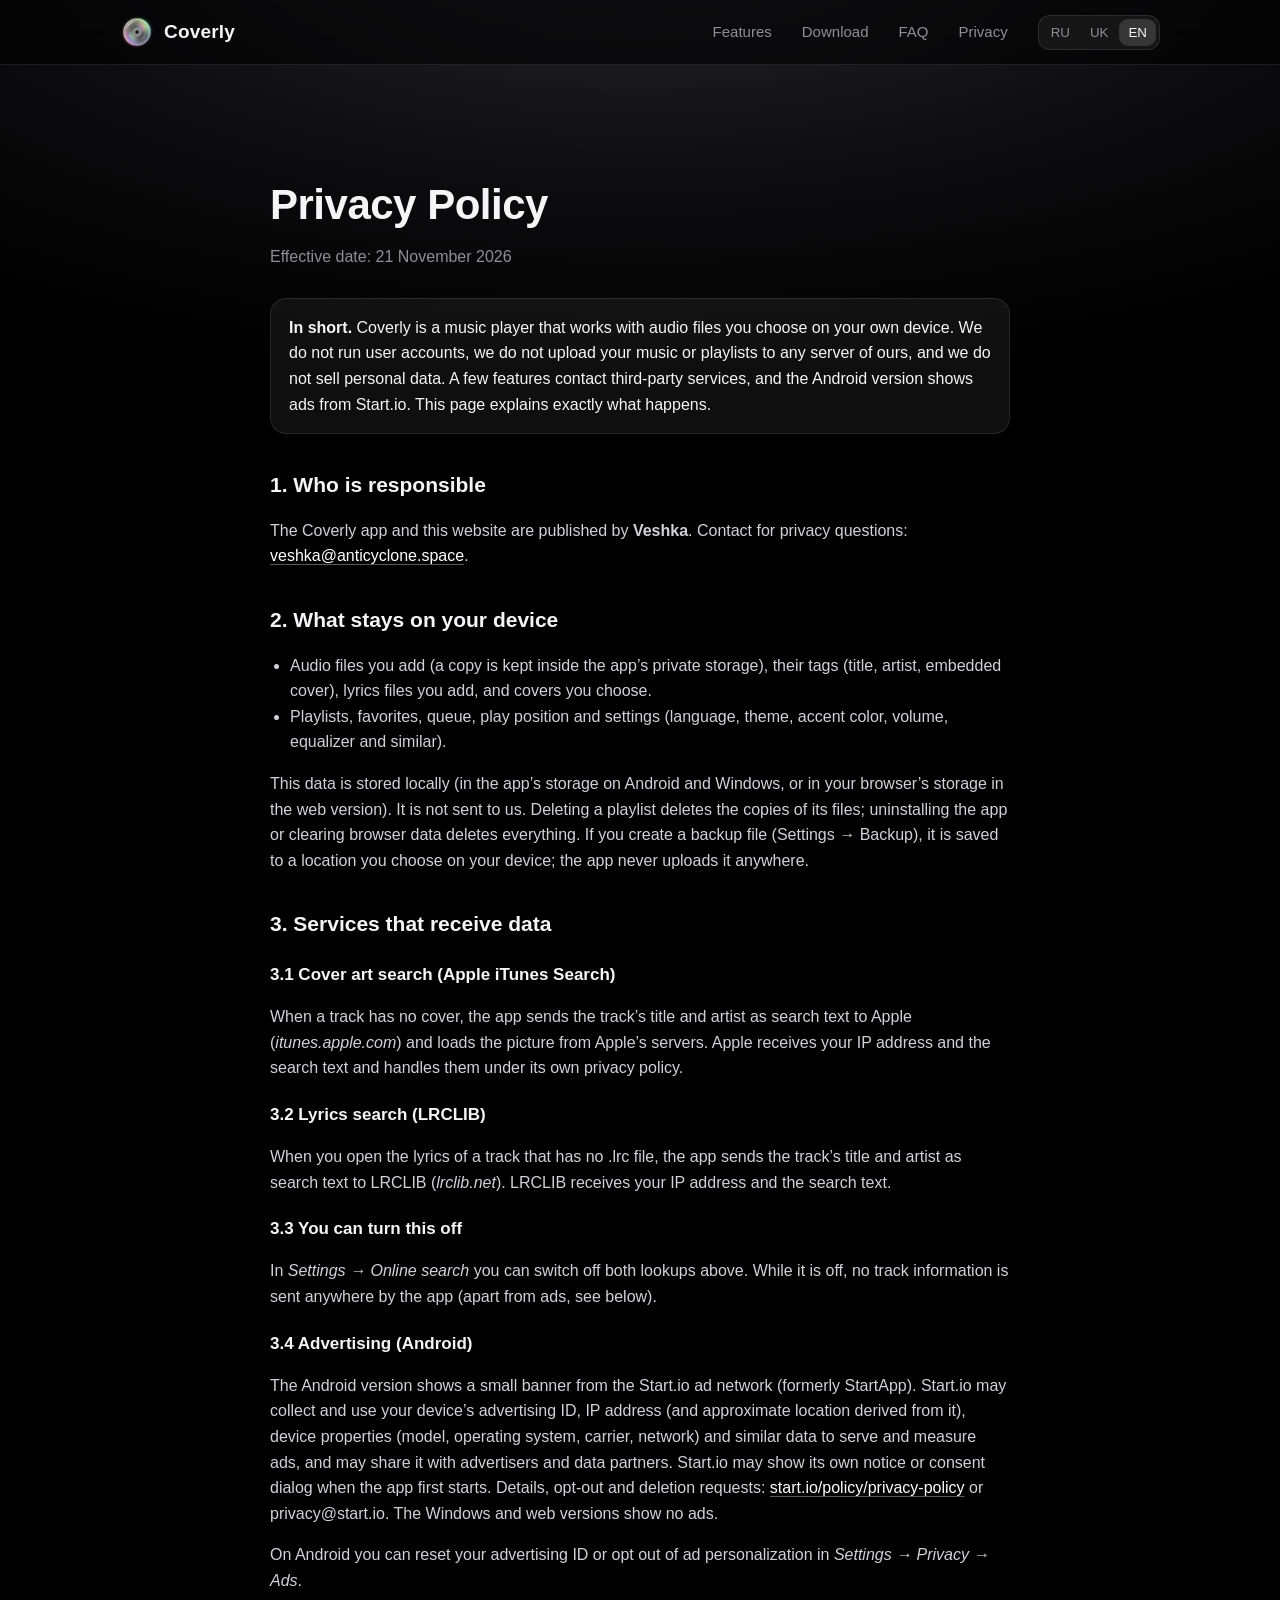
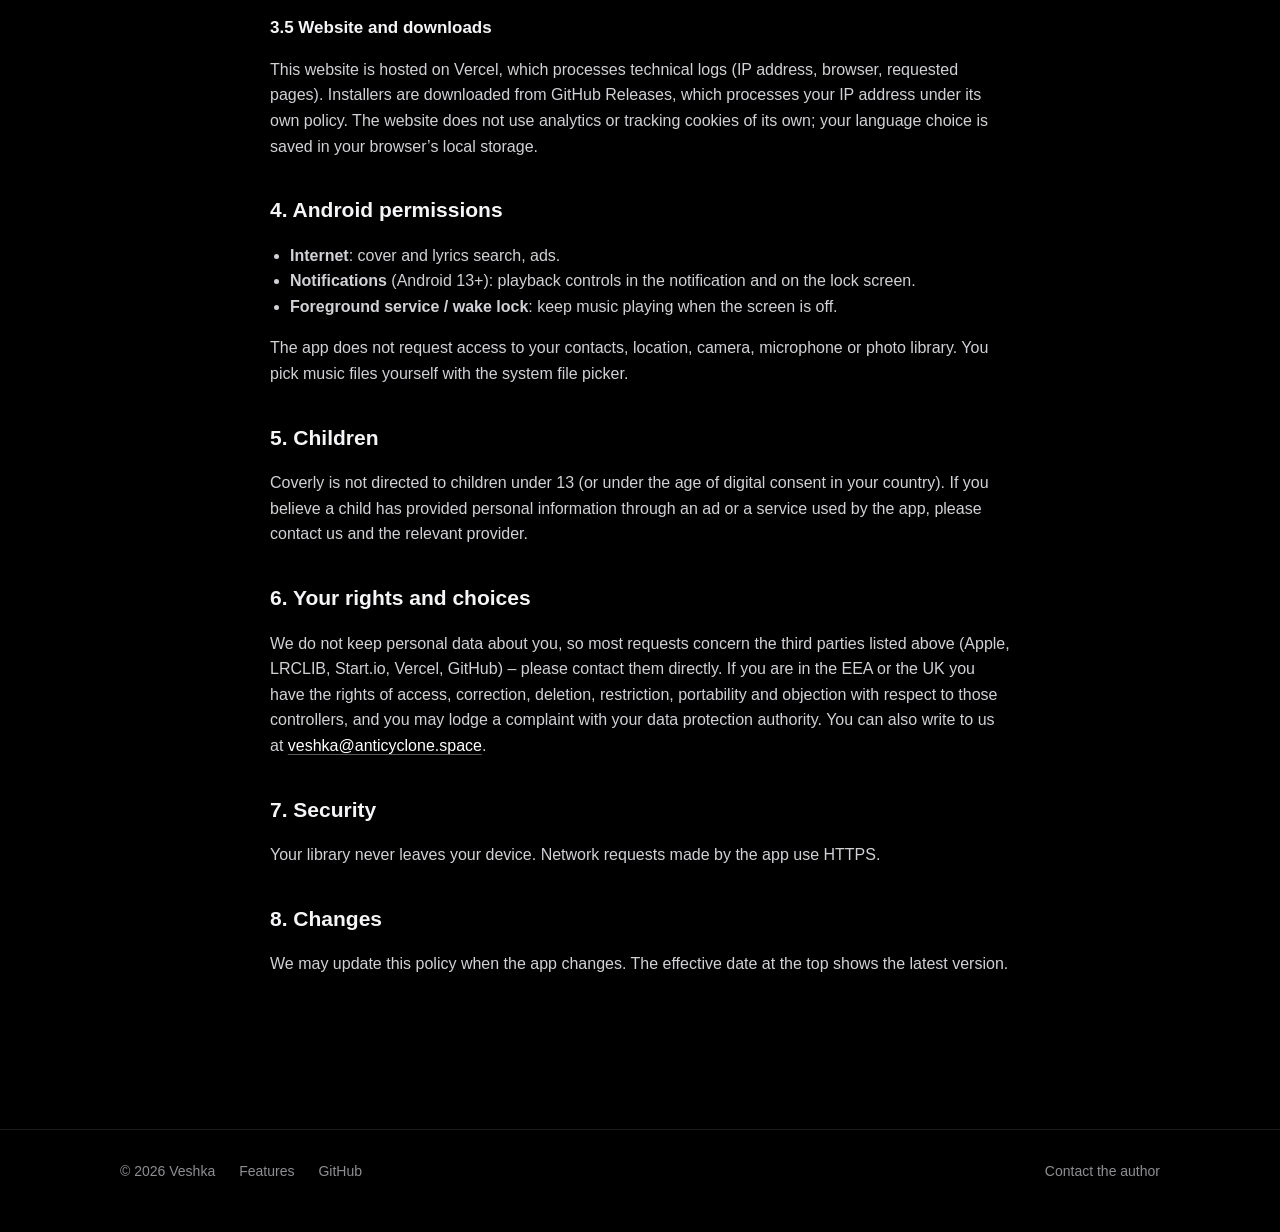
<file: privacy.html>
<!DOCTYPE html>
<html lang="en">
<head>
<meta charset="utf-8">
<meta name="viewport" content="width=device-width, initial-scale=1">
<title>Privacy Policy — Coverly</title>
<meta name="description" content="Coverly privacy policy: what data the app stores, what is sent to third parties and how to control it.">
<meta name="theme-color" content="#000000">
<link rel="icon" href="/assets/favicon.png">
<link rel="apple-touch-icon" href="/assets/apple-touch-icon.png">
<link rel="stylesheet" href="/style.css">
</head>
<body>
<header class="top"><div class="wrap bar">
  <a class="logo" href="/"><img src="/assets/icon-192.png" alt="" width="34" height="34">Coverly</a>
  <nav class="main"><a href="/#features" data-i="nav_features"></a><a href="/#download" data-i="nav_download"></a><a href="/#faq" data-i="nav_faq"></a><a href="/privacy.html" data-i="nav_privacy"></a></nav>
  <div class="lang" id="lang"></div>
</div></header>
<main class="doc">
<section data-lang="en">
<h1>Privacy Policy</h1>
<p class="eff">Effective date: 21 November 2026</p>

<div class="callout"><strong>In short.</strong> Coverly is a music player that works with audio files you choose on your own device. We do not run user accounts, we do not upload your music or playlists to any server of ours, and we do not sell personal data. A few features contact third-party services, and the Android version shows ads from Start.io. This page explains exactly what happens.</div>

<h2>1. Who is responsible</h2>
<p>The Coverly app and this website are published by <strong data-owner></strong>. Contact for privacy questions: <a data-email></a>.</p>

<h2>2. What stays on your device</h2>
<ul>
<li>Audio files you add (a copy is kept inside the app’s private storage), their tags (title, artist, embedded cover), lyrics files you add, and covers you choose.</li>
<li>Playlists, favorites, queue, play position and settings (language, theme, accent color, volume, equalizer and similar).</li>
</ul>
<p>This data is stored locally (in the app’s storage on Android and Windows, or in your browser’s storage in the web version). It is not sent to us. Deleting a playlist deletes the copies of its files; uninstalling the app or clearing browser data deletes everything. If you create a backup file (Settings → Backup), it is saved to a location you choose on your device; the app never uploads it anywhere.</p>

<h2>3. Services that receive data</h2>
<h3>3.1 Cover art search (Apple iTunes Search)</h3>
<p>When a track has no cover, the app sends the track’s title and artist as search text to Apple (<em>itunes.apple.com</em>) and loads the picture from Apple’s servers. Apple receives your IP address and the search text and handles them under its own privacy policy.</p>
<h3>3.2 Lyrics search (LRCLIB)</h3>
<p>When you open the lyrics of a track that has no .lrc file, the app sends the track’s title and artist as search text to LRCLIB (<em>lrclib.net</em>). LRCLIB receives your IP address and the search text.</p>
<h3>3.3 You can turn this off</h3>
<p>In <em>Settings → Online search</em> you can switch off both lookups above. While it is off, no track information is sent anywhere by the app (apart from ads, see below).</p>
<h3>3.4 Advertising (Android)</h3>
<p>The Android version shows a small banner from the Start.io ad network (formerly StartApp). Start.io may collect and use your device’s advertising ID, IP address (and approximate location derived from it), device properties (model, operating system, carrier, network) and similar data to serve and measure ads, and may share it with advertisers and data partners. Start.io may show its own notice or consent dialog when the app first starts. Details, opt-out and deletion requests: <a href="https://www.start.io/policy/privacy-policy/" rel="noopener">start.io/policy/privacy-policy</a> or privacy@start.io. The Windows and web versions show no ads.</p>
<p>On Android you can reset your advertising ID or opt out of ad personalization in <em>Settings → Privacy → Ads</em>.</p>
<h3>3.5 Website and downloads</h3>
<p>This website is hosted on Vercel, which processes technical logs (IP address, browser, requested pages). Installers are downloaded from GitHub Releases, which processes your IP address under its own policy. The website does not use analytics or tracking cookies of its own; your language choice is saved in your browser’s local storage.</p>

<h2>4. Android permissions</h2>
<ul>
<li><strong>Internet</strong>: cover and lyrics search, ads.</li>
<li><strong>Notifications</strong> (Android 13+): playback controls in the notification and on the lock screen.</li>
<li><strong>Foreground service / wake lock</strong>: keep music playing when the screen is off.</li>
</ul>
<p>The app does not request access to your contacts, location, camera, microphone or photo library. You pick music files yourself with the system file picker.</p>

<h2>5. Children</h2>
<p>Coverly is not directed to children under 13 (or under the age of digital consent in your country). If you believe a child has provided personal information through an ad or a service used by the app, please contact us and the relevant provider.</p>

<h2>6. Your rights and choices</h2>
<p>We do not keep personal data about you, so most requests concern the third parties listed above (Apple, LRCLIB, Start.io, Vercel, GitHub) – please contact them directly. If you are in the EEA or the UK you have the rights of access, correction, deletion, restriction, portability and objection with respect to those controllers, and you may lodge a complaint with your data protection authority. You can also write to us at <a data-email></a>.</p>

<h2>7. Security</h2>
<p>Your library never leaves your device. Network requests made by the app use HTTPS.</p>

<h2>8. Changes</h2>
<p>We may update this policy when the app changes. The effective date at the top shows the latest version.</p>
</section>
<section data-lang="ru">
<h1>Политика конфиденциальности</h1>
<p class="eff">Действует с 21 ноября 2026 года</p>

<div class="callout"><strong>Коротко.</strong> Coverly – музыкальный плеер, который работает с аудиофайлами, выбранными вами на вашем устройстве. У нас нет учётных записей, мы не загружаем вашу музыку и плейлисты на свои серверы и не продаём персональные данные. Несколько функций обращаются к сторонним сервисам, а Android-версия показывает рекламу Start.io. Ниже описано, что именно происходит.</div>

<h2>1. Кто отвечает за данные</h2>
<p>Приложение Coverly и этот сайт опубликованы: <strong data-owner></strong>. Вопросы о конфиденциальности: <a data-email></a>.</p>

<h2>2. Что остаётся на вашем устройстве</h2>
<ul>
<li>Добавленные аудиофайлы (копия хранится в закрытом хранилище приложения), их теги (название, исполнитель, встроенная обложка), добавленные файлы текстов и выбранные вами обложки.</li>
<li>Плейлисты, избранное, очередь, позиция воспроизведения и настройки (язык, тема, цвет акцента, громкость, эквалайзер и т. п.).</li>
</ul>
<p>Эти данные хранятся локально (в хранилище приложения на Android и Windows или в хранилище браузера в веб-версии) и нам не передаются. Удаление плейлиста удаляет копии его файлов, а удаление приложения или очистка данных браузера удаляет всё. Если вы создаёте файл резервной копии (Настройки → Резервная копия), он сохраняется в выбранное вами место на устройстве; приложение никуда его не отправляет.</p>

<h2>3. Сервисы, которые получают данные</h2>
<h3>3.1 Поиск обложек (Apple iTunes Search)</h3>
<p>Если у трека нет обложки, приложение отправляет название и исполнителя трека как поисковый запрос в Apple (<em>itunes.apple.com</em>) и загружает картинку с серверов Apple. Apple получает ваш IP-адрес и текст запроса и обрабатывает их по собственной политике конфиденциальности.</p>
<h3>3.2 Поиск текстов песен (LRCLIB)</h3>
<p>Когда вы открываете текст трека, для которого нет файла .lrc, приложение отправляет название и исполнителя трека как поисковый запрос в LRCLIB (<em>lrclib.net</em>). LRCLIB получает ваш IP-адрес и текст запроса.</p>
<h3>3.3 Это можно выключить</h3>
<p>В <em>Настройки → Поиск в интернете</em> можно отключить оба поиска. Пока он выключен, приложение никуда не отправляет сведения о треках (кроме рекламы, см. ниже).</p>
<h3>3.4 Реклама (Android)</h3>
<p>Android-версия показывает небольшой баннер рекламной сети Start.io (ранее StartApp). Start.io может собирать и использовать рекламный идентификатор вашего устройства, IP-адрес (и примерное местоположение по нему), параметры устройства (модель, операционная система, оператор, сеть) и подобные данные, чтобы показывать и измерять рекламу, а также передавать их рекламодателям и партнёрам по данным. При первом запуске Start.io может показать собственное уведомление или окно согласия. Подробности, отказ и удаление данных: <a href="https://www.start.io/policy/privacy-policy/" rel="noopener">start.io/policy/privacy-policy</a> или privacy@start.io. В версиях для Windows и браузера реклама не показывается.</p>
<p>На Android рекламный идентификатор можно сбросить, а персонализацию рекламы отключить в <em>Настройки → Конфиденциальность → Реклама</em>.</p>
<h3>3.5 Сайт и загрузки</h3>
<p>Сайт размещён на Vercel, который обрабатывает технические журналы (IP-адрес, браузер, запрошенные страницы). Установщики скачиваются из GitHub Releases, который обрабатывает ваш IP-адрес по собственной политике. У сайта нет собственной аналитики и отслеживающих файлов cookie; выбранный язык сохраняется в локальном хранилище браузера.</p>

<h2>4. Разрешения Android</h2>
<ul>
<li><strong>Интернет</strong>: поиск обложек и текстов, реклама.</li>
<li><strong>Уведомления</strong> (Android 13+): кнопки управления в уведомлении и на экране блокировки.</li>
<li><strong>Служба переднего плана / запрет сна</strong>: музыка продолжает играть при выключенном экране.</li>
</ul>
<p>Приложение не запрашивает доступ к контактам, геолокации, камере, микрофону и галерее. Музыкальные файлы вы выбираете сами через системное окно выбора файлов.</p>

<h2>5. Дети</h2>
<p>Coverly не предназначен для детей младше 13 лет (или младше возраста цифрового согласия в вашей стране). Если вы считаете, что ребёнок передал персональные данные через рекламу или сервис, используемый приложением, напишите нам и соответствующему поставщику.</p>

<h2>6. Ваши права и выбор</h2>
<p>Мы не храним о вас персональных данных, поэтому большинство запросов относится к перечисленным сторонним сервисам (Apple, LRCLIB, Start.io, Vercel, GitHub): обращайтесь к ним напрямую. Если вы находитесь в ЕЭЗ или Великобритании, у вас есть права на доступ, исправление, удаление, ограничение обработки, переносимость и возражение в отношении этих операторов, а также право подать жалобу в орган по защите данных. Вы также можете написать нам: <a data-email></a>.</p>

<h2>7. Безопасность</h2>
<p>Ваша библиотека не покидает ваше устройство. Сетевые запросы приложения используют HTTPS.</p>

<h2>8. Изменения</h2>
<p>Мы можем обновлять политику при изменении приложения. Дата вверху показывает актуальную версию.</p>
</section>
<section data-lang="uk">
<h1>Політика конфіденційності</h1>
<p class="eff">Діє з 21 листопада 2026 року</p>

<div class="callout"><strong>Коротко.</strong> Coverly – музичний плеєр, що працює з аудіофайлами, які ви обираєте на своєму пристрої. У нас немає облікових записів, ми не завантажуємо вашу музику й плейлисти на свої сервери та не продаємо персональні дані. Кілька функцій звертаються до сторонніх сервісів, а Android-версія показує рекламу Start.io. Нижче описано, що саме відбувається.</div>

<h2>1. Хто відповідає за дані</h2>
<p>Застосунок Coverly і цей сайт опубліковано: <strong data-owner></strong>. Питання про конфіденційність: <a data-email></a>.</p>

<h2>2. Що залишається на вашому пристрої</h2>
<ul>
<li>Додані аудіофайли (копія зберігається в закритому сховищі застосунку), їхні теги (назва, виконавець, вбудована обкладинка), додані файли текстів і обкладинки, які ви обрали.</li>
<li>Плейлисти, обране, черга, позиція відтворення та налаштування (мова, тема, колір акценту, гучність, еквалайзер тощо).</li>
</ul>
<p>Ці дані зберігаються локально (у сховищі застосунку на Android і Windows або у сховищі браузера у веб-версії) і нам не передаються. Видалення плейлиста видаляє копії його файлів, а видалення застосунку чи очищення даних браузера видаляє все. Якщо ви створюєте файл резервної копії (Налаштування → Резервна копія), він зберігається в обране вами місце на пристрої; застосунок нікуди його не надсилає.</p>

<h2>3. Сервіси, які отримують дані</h2>
<h3>3.1 Пошук обкладинок (Apple iTunes Search)</h3>
<p>Якщо в треку немає обкладинки, застосунок надсилає назву й виконавця треку як пошуковий запит до Apple (<em>itunes.apple.com</em>) і завантажує картинку із серверів Apple. Apple отримує вашу IP-адресу й текст запиту та обробляє їх за власною політикою конфіденційності.</p>
<h3>3.2 Пошук текстів пісень (LRCLIB)</h3>
<p>Коли ви відкриваєте текст треку, для якого немає файлу .lrc, застосунок надсилає назву й виконавця треку як пошуковий запит до LRCLIB (<em>lrclib.net</em>). LRCLIB отримує вашу IP-адресу й текст запиту.</p>
<h3>3.3 Це можна вимкнути</h3>
<p>У <em>Налаштування → Пошук в інтернеті</em> можна вимкнути обидва пошуки. Поки він вимкнений, застосунок нікуди не надсилає відомості про треки (окрім реклами, див. нижче).</p>
<h3>3.4 Реклама (Android)</h3>
<p>Android-версія показує невеликий банер рекламної мережі Start.io (раніше StartApp). Start.io може збирати й використовувати рекламний ідентифікатор вашого пристрою, IP-адресу (та приблизне місцезнаходження за нею), параметри пристрою (модель, операційна система, оператор, мережа) і подібні дані, щоб показувати й вимірювати рекламу, а також передавати їх рекламодавцям і партнерам з даних. Під час першого запуску Start.io може показати власне сповіщення або вікно згоди. Подробиці, відмова та видалення даних: <a href="https://www.start.io/policy/privacy-policy/" rel="noopener">start.io/policy/privacy-policy</a> або privacy@start.io. У версіях для Windows і браузера реклама не показується.</p>
<p>На Android рекламний ідентифікатор можна скинути, а персоналізацію реклами вимкнути в <em>Налаштування → Конфіденційність → Реклама</em>.</p>
<h3>3.5 Сайт і завантаження</h3>
<p>Сайт розміщено на Vercel, який обробляє технічні журнали (IP-адреса, браузер, запитані сторінки). Інсталятори завантажуються з GitHub Releases, який обробляє вашу IP-адресу за власною політикою. Сайт не має власної аналітики й файлів cookie для стеження; обрана мова зберігається в локальному сховищі браузера.</p>

<h2>4. Дозволи Android</h2>
<ul>
<li><strong>Інтернет</strong>: пошук обкладинок і текстів, реклама.</li>
<li><strong>Сповіщення</strong> (Android 13+): кнопки керування в сповіщенні та на екрані блокування.</li>
<li><strong>Служба переднього плану / заборона сну</strong>: музика продовжує грати при вимкненому екрані.</li>
</ul>
<p>Застосунок не запитує доступ до контактів, геолокації, камери, мікрофона й галереї. Музичні файли ви обираєте самі через системне вікно вибору файлів.</p>

<h2>5. Діти</h2>
<p>Coverly не призначений для дітей віком до 13 років (або молодших за вік цифрової згоди у вашій країні). Якщо ви вважаєте, що дитина передала персональні дані через рекламу чи сервіс, який використовує застосунок, напишіть нам і відповідному постачальнику.</p>

<h2>6. Ваші права та вибір</h2>
<p>Ми не зберігаємо про вас персональних даних, тому більшість запитів стосується перелічених сторонніх сервісів (Apple, LRCLIB, Start.io, Vercel, GitHub): звертайтеся до них напряму. Якщо ви перебуваєте в ЄЕЗ або Великій Британії, ви маєте права на доступ, виправлення, видалення, обмеження обробки, переносимість і заперечення щодо цих операторів, а також право подати скаргу до органу із захисту даних. Ви також можете написати нам: <a data-email></a>.</p>

<h2>7. Безпека</h2>
<p>Ваша бібліотека не залишає ваш пристрій. Мережеві запити застосунку використовують HTTPS.</p>

<h2>8. Зміни</h2>
<p>Ми можемо оновлювати політику при зміні застосунку. Дата вгорі показує актуальну версію.</p>
</section>
</main>
<footer><div class="wrap">
  <span>© 2026 <span data-owner>Coverly</span></span>
  <a href="/" data-i="nav_features"></a>
  <a id="ghLink" href="#" rel="noopener">GitHub</a>
  <span class="sp"></span>
  <a id="mailLink" href="#"></a>
</div></footer>
<script src="/config.js"></script>
<script src="/site.js"></script>
</body>
</html>
</file>
<file: style.css>
:root{--bg:#000;--fg:#f5f5f7;--dim:#8e8e93;--line:rgba(255,255,255,.10);--glass:rgba(255,255,255,.06);--acc:#fff;color-scheme:dark}
*{box-sizing:border-box}
html{scroll-behavior:smooth}
body{margin:0;background:var(--bg);color:var(--fg);font:16px/1.6 -apple-system,"Segoe UI",Roboto,Helvetica,Arial,sans-serif;-webkit-font-smoothing:antialiased}
body::before{content:"";position:fixed;inset:0;z-index:-1;background:radial-gradient(ellipse 120% 70% at 50% -10%,#2a2a30 0%,#0c0c0e 45%,#000 75%)}
a{color:inherit}
.wrap{max-width:1080px;margin:0 auto;padding:0 20px}
header.top{position:sticky;top:0;z-index:20;backdrop-filter:blur(18px);-webkit-backdrop-filter:blur(18px);background:rgba(0,0,0,.6);border-bottom:1px solid var(--line)}
.bar{display:flex;align-items:center;gap:18px;height:64px}
.logo{display:flex;align-items:center;gap:10px;font-weight:700;font-size:19px;text-decoration:none;letter-spacing:.2px}
.logo img{width:34px;height:34px;border-radius:9px}
nav.main{display:flex;gap:6px;margin-left:auto}
nav.main a{padding:8px 12px;border-radius:10px;text-decoration:none;color:var(--dim);font-size:15px}
nav.main a:hover{color:var(--fg);background:var(--glass)}
.lang{display:flex;gap:2px;background:var(--glass);border:1px solid var(--line);border-radius:12px;padding:3px}
.lang button{border:0;background:none;color:var(--dim);font:600 13px inherit;font-family:inherit;padding:6px 9px;border-radius:9px;cursor:pointer}
.lang button.on{background:rgba(255,255,255,.14);color:var(--fg)}
@media(max-width:720px){nav.main{display:none}.lang{margin-left:auto}}
/* hero */
.hero{display:grid;grid-template-columns:1.1fr .9fr;gap:30px;align-items:center;padding:70px 0 40px}
.hero h1{font-size:clamp(40px,7vw,68px);line-height:1.05;margin:0 0 14px;letter-spacing:-1.5px;background:linear-gradient(180deg,#fff 35%,#9d9da5);-webkit-background-clip:text;background-clip:text;color:transparent}
.hero p.tag{font-size:clamp(19px,2.6vw,24px);margin:0 0 10px;color:#e5e5ea}
.hero p.sub{color:var(--dim);margin:0 0 26px;max-width:520px}
.cta{display:flex;flex-wrap:wrap;gap:12px}
.btn{display:inline-flex;align-items:center;gap:10px;padding:14px 22px;border-radius:14px;text-decoration:none;font-weight:600;border:1px solid var(--line);background:var(--glass);transition:transform .15s,background .15s;cursor:pointer;color:var(--fg);font-size:16px}
.btn:hover{transform:translateY(-2px);background:rgba(255,255,255,.1)}
.btn.primary{background:#f5f5f7;border-color:transparent;color:#000}
.btn.primary:hover{background:#fff}
.btn small{display:block;font-weight:500;opacity:.75;font-size:12px;line-height:1.2}
.btn svg{flex:none}
.ver{margin-top:16px;color:var(--dim);font-size:14px;min-height:22px}
.disc{position:relative;display:flex;justify-content:center}
.disc img{width:min(440px,90%);height:auto;animation:spin 28s linear infinite;filter:drop-shadow(0 30px 70px rgba(255,255,255,.07))}
@keyframes spin{to{transform:rotate(360deg)}}
@media(prefers-reduced-motion:reduce){.disc img{animation:none}}
@media(max-width:820px){.hero{grid-template-columns:1fr;padding-top:40px}.disc{order:-1}.disc img{width:min(260px,70%)}}
/* sections */
section{padding:56px 0}
section>.wrap>h2{font-size:clamp(28px,4vw,38px);margin:0 0 10px;letter-spacing:-.5px}
section .lead{color:var(--dim);margin:0 0 30px;max-width:640px}
.grid{display:grid;grid-template-columns:repeat(auto-fit,minmax(240px,1fr));gap:16px}
.card{background:var(--glass);border:1px solid var(--line);border-radius:20px;padding:22px;backdrop-filter:blur(14px);-webkit-backdrop-filter:blur(14px)}
.card h3{margin:14px 0 6px;font-size:18px}
.card p{margin:0;color:var(--dim);font-size:15px}
.ico{width:42px;height:42px;border-radius:13px;display:flex;align-items:center;justify-content:center;background:rgba(255,255,255,.08);border:1px solid var(--line)}
.ico svg{width:22px;height:22px;stroke:#fff;fill:none;stroke-width:1.8;stroke-linecap:round;stroke-linejoin:round}
.privbox{display:flex;gap:22px;align-items:center;flex-wrap:wrap;background:var(--glass);border:1px solid var(--line);border-radius:22px;padding:28px}
.privbox div{flex:1;min-width:260px}
.privbox h2{margin:0 0 8px}
.privbox p{margin:0;color:#c7c7cc}
/* downloads */
.dl{display:grid;grid-template-columns:repeat(auto-fit,minmax(300px,1fr));gap:18px}
.dl .card{display:flex;flex-direction:column;gap:12px}
.dl .card h3{margin:0;font-size:22px;display:flex;align-items:center;gap:10px}
.meta{color:var(--dim);font-size:14px;min-height:22px}
.note{font-size:13px;color:var(--dim);border-top:1px solid var(--line);padding-top:12px;margin-top:auto}
.alt{font-size:14px;color:var(--dim)}
.alt a{color:#fff;text-decoration:underline;text-underline-offset:3px;text-decoration-color:rgba(255,255,255,.35)}
/* faq */
details{background:var(--glass);border:1px solid var(--line);border-radius:16px;padding:16px 20px;margin-bottom:10px}
summary{cursor:pointer;font-weight:600;list-style:none}
summary::-webkit-details-marker{display:none}
summary::after{content:"+";float:right;color:var(--dim);font-size:20px;line-height:1}
details[open] summary::after{content:"–"}
details p{margin:10px 0 0;color:var(--dim)}
footer{border-top:1px solid var(--line);padding:30px 0 50px;color:var(--dim);font-size:14px}
footer .wrap{display:flex;flex-wrap:wrap;gap:12px 24px;align-items:center}
footer a{text-decoration:none}footer a:hover{color:var(--fg)}
footer .sp{flex:1}
/* privacy page */
.doc{max-width:780px;margin:0 auto;padding:50px 20px 80px}
.doc h1{font-size:clamp(30px,5vw,42px);margin:0 0 6px;letter-spacing:-.5px}
.doc .eff{color:var(--dim);margin:0 0 28px}
.doc h2{font-size:21px;margin:34px 0 8px}
.doc h3{font-size:17px;margin:20px 0 6px}
.doc p,.doc li{color:#d1d1d6}
.doc ul{padding-left:20px}
.doc a{color:#fff;text-decoration:underline;text-underline-offset:3px;text-decoration-color:rgba(255,255,255,.35)}
.doc .callout{background:var(--glass);border:1px solid var(--line);border-radius:16px;padding:16px 18px;margin:16px 0}
[data-lang]{display:none}
html[lang=ru] [data-lang=ru],html[lang=uk] [data-lang=uk],html[lang=en] [data-lang=en]{display:block}
</file>
